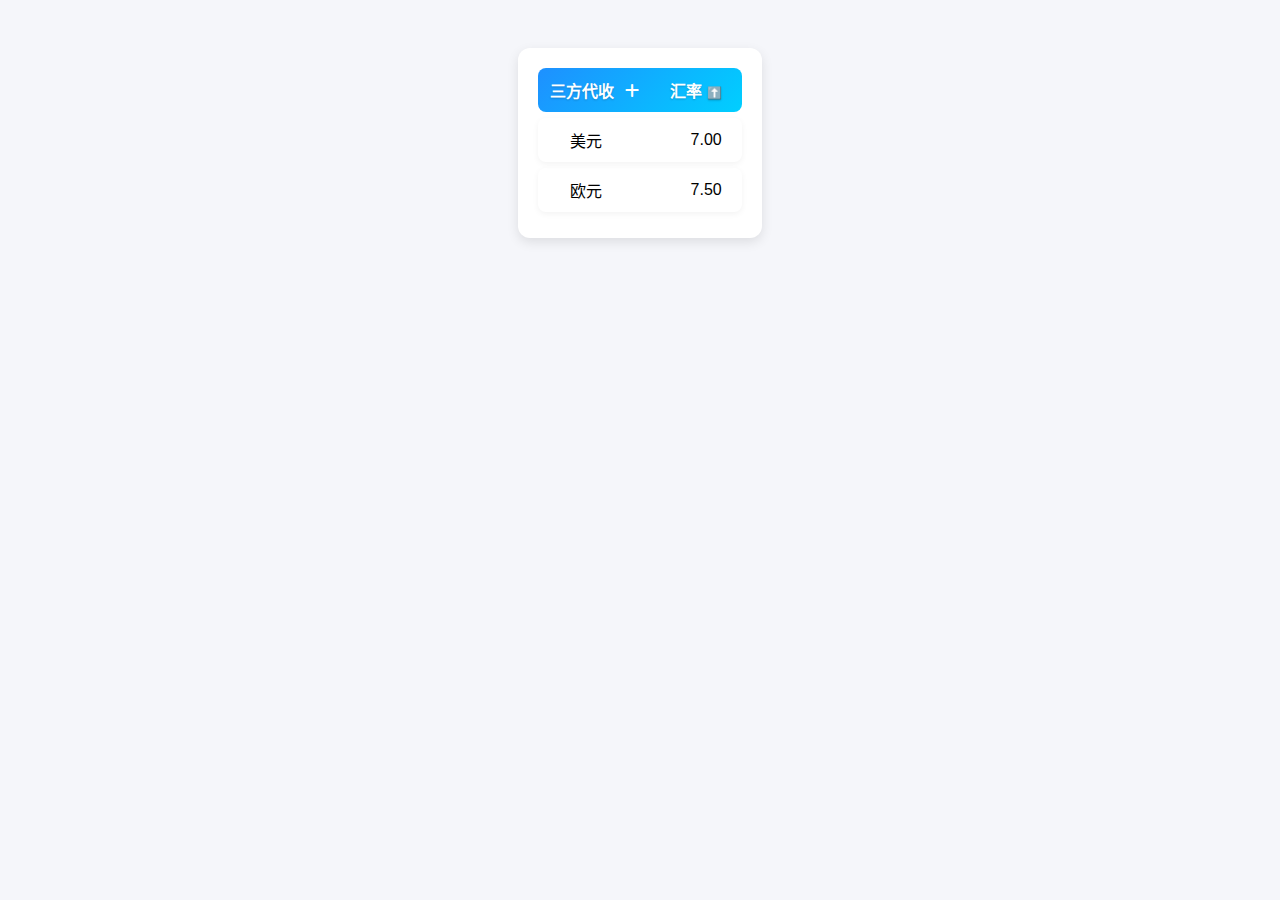
<file: exchange.html>
<!DOCTYPE html>
<html lang="zh-CN">
  <head>
    <meta charset="UTF-8" />
    <title>汇率表</title>
	  <link
      rel="icon"
      href="https://raw.githubusercontent.com/mubai16888/mb/main/mb.ico"
      type="image/x-icon"
    />
    <link
      rel="icon"
      href="https://raw.githubusercontent.com/mubai16888/mb/main/mb.png"
      type="image/png"
      sizes="192x192"
    />
    <link
      rel="stylesheet"
      href="https://cdnjs.cloudflare.com/ajax/libs/font-awesome/6.5.2/css/all.min.css"
    />
    <style>
      body {
        font-family: "Segoe UI", Tahoma, Geneva, Verdana, sans-serif;
        background: #f5f6fa;
        display: flex;
        justify-content: center;
        padding: 40px 0;
      }
      .table-container {
        background: #fff;
        padding: 20px;
        border-radius: 12px;
        box-shadow: 0 4px 12px rgba(0, 0, 0, 0.1);
        display: inline-block;
        position: relative;
        height: auto;
        max-height: 80vh;
        overflow: auto;
        scrollbar-width: none;
      }
      .table-container::-webkit-scrollbar {
        display: none;
      }
      table {
        border-collapse: separate;
        border-spacing: 0;
        table-layout: auto;
        text-align: center;
        font-size: 16px;
        font-weight: 450;
        width: 100%;
      }
      thead tr {
        background: linear-gradient(135deg, #1e90ff, #00cfff);
        border-radius: 8px;
        display: table;
        width: 100%;
        box-sizing: border-box;
      }
      thead th {
        position: sticky;
        top: 0;
        z-index: 2;
        color: #fff;
        text-shadow: 0 1px 2px rgba(0, 0, 0, 0.2);
        border: none;
        padding: 10px 12px;
      }
      th,
      td {
        padding: 10px 12px;
        vertical-align: middle;
        position: relative;
        transition: all 0.25s ease;
      }
      th.sortable {
        cursor: pointer;
        position: relative;
        user-select: none;
      }
      th.sortable::after {
        content: "↕";
        font-size: 12px;
        margin-left: 5px;
        color: #fff;
        opacity: 0.8;
        transition: all 0.3s ease;
      }
      th.sortable.asc::after {
        content: "⬆️";
        opacity: 1;
      }
      th.sortable.desc::after {
        content: "⬇️";
        opacity: 1;
      }
      tbody tr {
        position: relative;
        border-radius: 8px;
        margin: 6px 0;
        display: table;
        width: 100%;
        box-sizing: border-box;
        transition: transform 0.25s ease, box-shadow 0.25s ease,
          filter 0.25s ease;
        box-shadow: 0 2px 6px rgba(0, 0, 0, 0.05);
        overflow: hidden;
        background: transparent;
      }
      tbody tr::before {
        content: "";
        position: absolute;
        top: 0;
        left: 0;
        width: 100%;
        height: 100%;
        z-index: 0;
        transition: all 0.25s ease;
        border-radius: 8px;
        pointer-events: none;
        background: var(--gradient-bg, transparent);
      }
      tbody tr:hover {
        transform: scale(1.03);
        cursor: pointer;
      }
      tbody tr td {
        position: relative;
        z-index: 1;
      }
      td.editable {
        cursor: default;
      }
      td.editable.editing {
        cursor: text !important;
      }
      td input[type="text"] {
        width: 100px;
        padding: 4px 6px;
        font-size: 14px;
        border: 1px solid #1e90ff;
        border-radius: 6px;
        outline: none;
        box-sizing: border-box;
      }

      /* 汇率列数字对齐*/
      #rateTable td:nth-child(2),
      #rateTable th:nth-child(2) {
        text-align: right;
        padding-right: 20px;
        font-variant-numeric: tabular-nums; /* 等宽数字 */
      }

      .add-row-btn {
        background: none;
        border: none;
        cursor: pointer;
        font-size: 16px;
        color: #fff;
        transition: transform 0.25s ease, color 0.25s ease;
      }
      .add-row-btn:hover {
        transform: scale(1.3);
        color: #d0e6ff;
      }
      #contextMenu {
        position: absolute;
        display: none;
        background: #fff;
        border: 1px solid #ccc;
        border-radius: 8px;
        box-shadow: 0 4px 12px rgba(0, 0, 0, 0.15);
        z-index: 1000;
        min-width: 140px;
        overflow: hidden;
      }
      #contextMenu button {
        display: flex;
        align-items: center;
        width: 100%;
        padding: 8px 12px;
        border: none;
        background: none;
        text-align: left;
        cursor: pointer;
        font-size: 14px;
        transition: background 0.2s, color 0.2s;
      }
      #contextMenu button i {
        margin-right: 8px;
      }
      #contextMenu button:hover {
        background: #f0f6ff;
        color: #1e90ff;
      }
      #colorPalette {
        position: fixed;
        display: none;
        background: #fff;
        border: 1px solid #ccc;
        border-radius: 10px;
        padding: 8px;
        box-shadow: 0 4px 12px rgba(0, 0, 0, 0.15);
        z-index: 1100;
        grid-template-columns: repeat(6, 20px);
        gap: 6px;
      }
      .color-swatch {
        width: 20px;
        height: 20px;
        border-radius: 4px;
        cursor: pointer;
        border: 1px solid #ddd;
        transition: transform 0.2s, border-color 0.2s;
      }
      .color-swatch:hover {
        transform: scale(1.25);
        border-color: #1e90ff;
      }
      .color-more {
        grid-column: span 6;
        text-align: center;
        font-size: 12px;
        padding: 4px;
        cursor: pointer;
        border: 1px solid #ddd;
        border-radius: 6px;
        background: #f9f9f9;
        transition: background 0.2s;
      }
      .color-more:hover {
        background: #f0f0f0;
        color: #1e90ff;
      }
      .modal {
        position: fixed;
        top: 0;
        left: 0;
        right: 0;
        bottom: 0;
        background: rgba(0, 0, 0, 0.4);
        display: flex;
        justify-content: center;
        align-items: center;
        z-index: 1200;
        display: none;
        opacity: 0;
        transition: opacity 0.3s ease;
      }
      .modal.show {
        opacity: 1;
      }
      .modal-content {
        background: #fff;
        padding: 20px;
        border-radius: 12px;
        box-shadow: 0 4px 12px rgba(0, 0, 0, 0.15);
        width: 280px;
        text-align: center;
        transform: translateY(-20px);
        opacity: 0;
        transition: all 0.3s ease;
      }
      .modal.show .modal-content {
        transform: translateY(0);
        opacity: 1;
      }
      .modal-content h3 {
        margin-bottom: 12px;
        font-size: 16px;
        color: #333;
        display: flex;
        align-items: center;
        justify-content: center;
        gap: 8px;
      }
      .modal-content h3 i {
        color: #1e90ff;
      }
      .modal-content input,
      .modal-content textarea {
        width: 90%;
        padding: 6px 8px;
        margin: 6px 0;
        border: 1px solid #ccc;
        border-radius: 6px;
        outline: none;
        font-size: 14px;
        box-sizing: border-box;
        transition: all 0.3s ease;
      }
      .modal-content input:focus,
      .modal-content textarea:focus {
        border-color: #1e90ff;
        box-shadow: 0 0 0 2px rgba(30, 144, 255, 0.2);
      }
      .modal-content textarea {
        resize: none;
        height: 80px;
      }
      .modal-buttons {
        margin-top: 12px;
        display: flex;
        justify-content: flex-end;
        gap: 8px;
      }
      .modal-buttons button {
        padding: 6px 12px;
        border: none;
        border-radius: 6px;
        cursor: pointer;
        font-size: 14px;
        transition: all 0.2s ease;
        display: flex;
        align-items: center;
        gap: 6px;
      }
      .btn-primary {
        background: #1e90ff;
        color: #fff;
      }
      .btn-primary:hover {
        background: #0c7cd5;
        transform: translateY(-1px);
        box-shadow: 0 2px 4px rgba(0, 0, 0, 0.1);
      }
      .btn-cancel {
        background: #f0f0f0;
      }
      .btn-cancel:hover {
        background: #e0e0e0;
        transform: translateY(-1px);
        box-shadow: 0 2px 4px rgba(0, 0, 0, 0.1);
      }
      .btn-delete {
        background: #ff4d4f;
        color: #fff;
      }
      .btn-delete:hover {
        background: #e04344;
        transform: translateY(-1px);
        box-shadow: 0 2px 4px rgba(0, 0, 0, 0.1);
      }
      #remarkTooltip {
        position: fixed;
        pointer-events: none;
        background: linear-gradient(135deg, #1890ff, #096dd9);
        color: #fff;
        padding: 8px 12px;
        border-radius: 6px;
        font-size: 14px;
        box-shadow: 0 4px 12px rgba(0, 0, 0, 0.25);
        z-index: 2000;
        opacity: 0;
        transition: opacity 0.2s;
        max-width: 300px;
        white-space: normal;
        word-wrap: break-word;
      }

      /* 让汇率列数字对齐*/
      #rateTable td:nth-child(2),
      #rateTable th:nth-child(2) {
        text-align: right;
        padding-right: 20px;
        font-variant-numeric: tabular-nums; /* 等宽数字，保证对齐更漂亮 */
      }

      /* 美化输入框容器 */
      .input-group {
        position: relative;
        margin: 10px 0;
        display: flex;
        align-items: center;
      }
      .input-group i {
        position: absolute;
        left: 10px;
        color: #1e90ff;
        z-index: 1;
      }
      .input-group input {
        width: 100%;
        padding-left: 32px;
      }
      .input-group textarea {
        width: 100%;
        padding-left: 32px;
      }
    </style>
  </head>
  <body>
    <div class="table-container">
      <table id="rateTable">
        <thead>
          <tr>
            <th>
              三方代收
              <button class="add-row-btn" onclick="addRowModal()" title="新增">
                <i class="fas fa-plus"></i>
              </button>
            </th>
            <th class="sortable" onclick="sortTable()">汇率</th>
          </tr>
        </thead>
        <tbody></tbody>
      </table>

      <div id="contextMenu">
        <button onclick="contextChangeColor()">
          <i class="fas fa-palette"></i> 赋色
        </button>
        <button onclick="contextRemark()">
          <i class="fas fa-sticky-note"></i> 备注
        </button>
        <button onclick="contextDeleteRow()">
          <i class="fas fa-trash"></i> 删除行
        </button>
      </div>

      <div id="colorPalette"></div>

      <div id="addModal" class="modal">
        <div class="modal-content">
          <h3><i class="fas fa-plus-circle"></i> 新增币种</h3>
          <div class="input-group">
            <i class="fas fa-font"></i>
            <input type="text" id="currencyName" placeholder="请输入名称" />
          </div>
          <div class="input-group">
            <i class="fas fa-exchange-alt"></i>
            <input type="text" id="currencyRate" placeholder="请输入汇率" />
          </div>
          <div class="modal-buttons">
            <button class="btn-cancel" onclick="closeAddModal()">
              <i class="fas fa-times"></i> 取消
            </button>
            <button class="btn-primary" onclick="confirmAdd()">
              <i class="fas fa-check"></i> 确定
            </button>
          </div>
        </div>
      </div>

      <div id="deleteModal" class="modal">
        <div class="modal-content">
          <h3><i class="fas fa-exclamation-triangle"></i> 确认删除该行？</h3>
          <div class="modal-buttons">
            <button class="btn-cancel" onclick="closeDeleteModal()">
              <i class="fas fa-times"></i> 取消
            </button>
            <button class="btn-primary" onclick="confirmDelete()">
              <i class="fas fa-trash"></i> 删除
            </button>
          </div>
        </div>
      </div>

      <div id="remarkModal" class="modal">
        <div class="modal-content">
          <h3><i class="fas fa-sticky-note"></i> 备注</h3>
          <div class="input-group">
            <i class="fas fa-comment-alt"></i>
            <textarea id="remarkInput" placeholder="请输入备注内容"></textarea>
          </div>
          <div class="modal-buttons">
            <button class="btn-cancel" onclick="closeRemarkModal()">
              <i class="fas fa-times"></i> 取消
            </button>
            <button class="btn-primary" onclick="confirmRemark()">
              <i class="fas fa-save"></i> 保存
            </button>
            <button class="btn-delete" onclick="deleteRemark()">
              <i class="fas fa-trash"></i> 删除
            </button>
          </div>
        </div>
      </div>
    </div>

    <div id="remarkTooltip"></div>

    <script>
      let selectedRow = null;
      let lastColor = "#ffffff";
      let recentColors = [];
      let sortAsc = true; // 初始为升序

      const tableContainer = document.querySelector(".table-container");
      const contextMenu = document.getElementById("contextMenu");
      const colorPalette = document.getElementById("colorPalette");
      const remarkTooltip = document.getElementById("remarkTooltip");

      // ------------------ 数据存储 ------------------
      function saveData() {
        const tbody = document.getElementById("rateTable").tBodies[0];
        const rows = Array.from(tbody.rows);
        const data = rows.map((row) => ({
          name: row.cells[0].innerText.trim(),
          rate: row.cells[1].innerText.trim(),
          color: row.style.getPropertyValue("--gradient-bg") || "",
          remark: row.getAttribute("data-remark") || "",
        }));
        localStorage.setItem("rateTableData", JSON.stringify(data));
        localStorage.setItem("recentColors", JSON.stringify(recentColors));
      }

      function loadData() {
        const tbody = document.getElementById("rateTable").tBodies[0];
        tbody.innerHTML = "";
        const data = JSON.parse(localStorage.getItem("rateTableData") || "[]");
        recentColors = JSON.parse(localStorage.getItem("recentColors") || "[]");
        if (data.length === 0) {
          addRow("美元", "7.00");
          addRow("欧元", "7.50");
        } else {
          data.forEach((item) => {
            const row = document.createElement("tr");
            if (item.color) row.style.setProperty("--gradient-bg", item.color);
            if (item.remark) row.setAttribute("data-remark", item.remark);
            row.innerHTML = `<td class="editable" ondblclick="editCell(this)">${item.name}</td><td class="editable" ondblclick="editCell(this)">${item.rate}</td>`;
            tbody.appendChild(row);
          });
        }
        buildColorPalette();
        updateSortIcon(); // 初始化排序图标
      }

      // ------------------ 编辑单元格 ------------------
      function editCell(td) {
        const oldValue = td.innerText.trim();
        const input = document.createElement("input");
        input.type = "text";
        input.value = oldValue;
        td.innerHTML = "";
        td.appendChild(input);
        input.focus();
        input.addEventListener("keydown", function (e) {
          if (e.key === "Enter") {
            if (td.cellIndex === 1) {
              if (!isNaN(input.value) && input.value.trim() !== "")
                td.innerText = parseFloat(input.value).toFixed(2);
              else td.innerText = oldValue;
            } else td.innerText = input.value;
            saveData();
          } else if (e.key === "Escape") {
            td.innerText = oldValue;
          }
        });
        input.addEventListener("blur", function () {
          if (td.cellIndex === 1) {
            if (!isNaN(input.value) && input.value.trim() !== "")
              td.innerText = parseFloat(input.value).toFixed(2);
            else td.innerText = oldValue;
          } else td.innerText = input.value;
          saveData();
        });
      }

      // ------------------ 新增行 ------------------
      function addRowModal() {
        document.getElementById("currencyName").value = "";
        document.getElementById("currencyRate").value = "";
        const modal = document.getElementById("addModal");
        modal.style.display = "flex";
        setTimeout(() => {
          modal.classList.add("show");
          document.getElementById("currencyName").focus();
        }, 10);
      }

      function closeAddModal() {
        const modal = document.getElementById("addModal");
        modal.classList.remove("show");
        setTimeout(() => {
          modal.style.display = "none";
        }, 300);
      }

      function confirmAdd() {
        const name = document.getElementById("currencyName").value.trim();
        const rate = document.getElementById("currencyRate").value.trim();
        if (!name) {
          alert("请输入名称");
          return;
        }
        if (isNaN(rate) || rate === "") {
          alert("请输入有效汇率");
          return;
        }
        addRow(name, parseFloat(rate).toFixed(2));
        closeAddModal();
      }

      function addRow(name = "新币种", rate = "0.00") {
        const tbody = document.getElementById("rateTable").tBodies[0];
        const row = document.createElement("tr");
        row.innerHTML = `<td class="editable" ondblclick="editCell(this)">${name}</td><td class="editable" ondblclick="editCell(this)">${rate}</td>`;
        tbody.appendChild(row);
        saveData();
      }

      // ------------------ 排序 ------------------
      function sortTable() {
        const tbody = document.getElementById("rateTable").tBodies[0];
        const rows = Array.from(tbody.rows);
        rows.sort((a, b) => {
          const valA = parseFloat(a.cells[1].innerText.trim());
          const valB = parseFloat(b.cells[1].innerText.trim());
          return sortAsc ? valA - valB : valB - valA;
        });
        rows.forEach((row) => tbody.appendChild(row));
        sortAsc = !sortAsc;
        updateSortIcon(); // 更新排序图标
        saveData();
      }

      // ------------------ 更新排序图标 ------------------
      function updateSortIcon() {
        const sortableTh = document.querySelector("th.sortable");
        sortableTh.classList.remove("asc", "desc");
        if (sortAsc) {
          sortableTh.classList.add("asc");
        } else {
          sortableTh.classList.add("desc");
        }
      }

      // ------------------ 右键菜单 ------------------
      document
        .getElementById("rateTable")
        .addEventListener("contextmenu", function (e) {
          e.preventDefault();
          const tr = e.target.closest("tr");
          if (tr) {
            selectedRow = tr;
            contextMenu.style.visibility = "hidden";
            contextMenu.style.display = "block";
            const menuRect = contextMenu.getBoundingClientRect();
            const rect = tableContainer.getBoundingClientRect();
            let offsetX = e.clientX - rect.left;
            let offsetY = e.clientY - rect.top;
            const containerWidth = tableContainer.clientWidth;
            const containerHeight = tableContainer.clientHeight;
            if (offsetX + menuRect.width > containerWidth)
              offsetX = containerWidth - menuRect.width;
            if (offsetY + menuRect.height > containerHeight)
              offsetY = containerHeight - menuRect.height;
            if (offsetX < 0) offsetX = 0;
            if (offsetY < 0) offsetY = 0;
            contextMenu.style.left = offsetX + "px";
            contextMenu.style.top = offsetY + "px";
            contextMenu.style.visibility = "visible";
          } else contextMenu.style.display = "none";
        });
      document.addEventListener("click", function (e) {
        if (!contextMenu.contains(e.target)) contextMenu.style.display = "none";
      });

      // ------------------ 删除行 ------------------
      let rowToDelete = null;
      function contextDeleteRow() {
        rowToDelete = selectedRow;
        const modal = document.getElementById("deleteModal");
        modal.style.display = "flex";
        setTimeout(() => {
          modal.classList.add("show");
        }, 10);
      }

      function closeDeleteModal() {
        const modal = document.getElementById("deleteModal");
        modal.classList.remove("show");
        setTimeout(() => {
          modal.style.display = "none";
        }, 300);
      }

      function confirmDelete() {
        if (rowToDelete) rowToDelete.remove();
        rowToDelete = null;
        saveData();
        closeDeleteModal();
      }

      // ------------------ 备注 ------------------
      function contextRemark() {
        const remark = selectedRow.getAttribute("data-remark") || "";
        document.getElementById("remarkInput").value = remark;
        const modal = document.getElementById("remarkModal");
        modal.style.display = "flex";
        setTimeout(() => {
          modal.classList.add("show");
          document.getElementById("remarkInput").focus();
        }, 10);
      }

      function closeRemarkModal() {
        const modal = document.getElementById("remarkModal");
        modal.classList.remove("show");
        setTimeout(() => {
          modal.style.display = "none";
        }, 300);
      }

      function confirmRemark() {
        selectedRow.setAttribute(
          "data-remark",
          document.getElementById("remarkInput").value
        );
        saveData();
        closeRemarkModal();
      }

      function deleteRemark() {
        selectedRow.removeAttribute("data-remark");
        saveData();
        closeRemarkModal();
      }

      // ------------------ 鼠标悬停显示备注 ------------------
      tableContainer.addEventListener("mousemove", function (e) {
        const tr = e.target.closest("tr");
        if (!tr || !tr.getAttribute("data-remark")) {
          remarkTooltip.style.opacity = 0;
          return;
        }
        remarkTooltip.innerText = tr.getAttribute("data-remark");
        let x = e.clientX + 15;
        let y = e.clientY + 15;
        if (x + remarkTooltip.offsetWidth > window.innerWidth)
          x = e.clientX - remarkTooltip.offsetWidth - 15;
        if (y + remarkTooltip.offsetHeight > window.innerHeight)
          y = e.clientY - remarkTooltip.offsetHeight - 15;
        remarkTooltip.style.left = x + "px";
        remarkTooltip.style.top = y + "px";
        remarkTooltip.style.opacity = 1;
      });
      tableContainer.addEventListener("mouseleave", function () {
        remarkTooltip.style.opacity = 0;
      });

      // ------------------ 赋色功能 ------------------
      const presetColors = [
        "#ffffff",
        "#f28b82",
        "#fbbc04",
        "#fff475",
        "#ccff90",
        "#a7ffeb",
        "#cbf0f8",
        "#aecbfa",
        "#d7aefb",
        "#e6c9a8",
        "#e8eaed",
        "#000000",
      ];

      function addRecentColor(color) {
        recentColors = [color, ...recentColors.filter((c) => c !== color)];
        if (recentColors.length > 5) recentColors = recentColors.slice(0, 5);
        saveData();
      }

      function lightenColor(color, percent) {
        const num = parseInt(color.replace("#", ""), 16),
          amt = Math.round(2.55 * percent),
          R = (num >> 16) + amt,
          G = ((num >> 8) & 0x00ff) + amt,
          B = (num & 0x0000ff) + amt;
        return (
          "#" +
          (
            0x1000000 +
            (R < 255 ? (R < 1 ? 0 : R) : 255) * 0x10000 +
            (G < 255 ? (G < 1 ? 0 : G) : 255) * 0x100 +
            (B < 255 ? (B < 1 ? 0 : B) : 255)
          )
            .toString(16)
            .slice(1)
        );
      }

      function buildColorPalette() {
        colorPalette.innerHTML = "";
        if (recentColors.length > 0) {
          const recentLabel = document.createElement("div");
          recentLabel.style.gridColumn = "span 6";
          recentLabel.style.fontSize = "12px";
          recentLabel.style.marginBottom = "4px";
          recentLabel.style.color = "#555";
          recentLabel.innerText = "最近使用";
          colorPalette.appendChild(recentLabel);
          recentColors.forEach((c) => {
            const swatch = document.createElement("div");
            swatch.className = "color-swatch";
            swatch.style.backgroundColor = c;
            swatch.addEventListener("click", () => applyColor(c));
            colorPalette.appendChild(swatch);
          });
          if (recentColors.length < 6)
            for (let i = 0; i < 6 - recentColors.length; i++)
              colorPalette.appendChild(document.createElement("div"));
        }
        presetColors.forEach((c) => {
          const swatch = document.createElement("div");
          swatch.className = "color-swatch";
          swatch.style.backgroundColor = c;
          swatch.addEventListener("click", () => applyColor(c));
          colorPalette.appendChild(swatch);
        });
        const more = document.createElement("div");
        more.className = "color-more";
        more.innerText = "更多颜色...";
        more.addEventListener("click", () => {
          const colorInput = document.createElement("input");
          colorInput.type = "color";
          colorInput.value = lastColor;
          colorInput.style.display = "none";
          document.body.appendChild(colorInput);
          colorInput.click();
          colorInput.addEventListener("input", function () {
            if (selectedRow) {
              const light = lightenColor(colorInput.value, 50);
              selectedRow.style.setProperty(
                "--gradient-bg",
                `linear-gradient(to bottom, ${light}, ${colorInput.value})`
              );
              lastColor = colorInput.value;
            }
          });
          colorInput.addEventListener("change", function () {
            if (selectedRow) addRecentColor(colorInput.value);
            buildColorPalette();
            document.body.removeChild(colorInput);
            colorPalette.style.display = "none";
          });
        });
        colorPalette.appendChild(more);
      }

      function applyColor(color) {
        if (!selectedRow) return;
        const light = lightenColor(color, 50);
        selectedRow.style.setProperty(
          "--gradient-bg",
          `linear-gradient(to bottom, ${light}, ${color})`
        );
        lastColor = color;
        addRecentColor(color);
        buildColorPalette();
        colorPalette.style.display = "none";
      }

      function contextChangeColor() {
        if (!selectedRow) return;
        // 隐藏右键菜单
        contextMenu.style.display = "none";

        buildColorPalette();
        const rowRect = selectedRow.getBoundingClientRect();
        const paletteRect = colorPalette.getBoundingClientRect();
        let top = rowRect.bottom + 4;
        let left = rowRect.left;
        if (top + paletteRect.height > window.innerHeight)
          top = rowRect.top - paletteRect.height - 4;
        if (left + paletteRect.width > window.innerWidth)
          left = window.innerWidth - paletteRect.width - 4;
        if (top < 4) top = 4;
        if (left < 4) left = 4;
        colorPalette.style.top = top + "px";
        colorPalette.style.left = left + "px";
        colorPalette.style.display = "grid";
      }

      tableContainer.addEventListener("scroll", () => {
        if (!selectedRow || colorPalette.style.display !== "grid") return;
        contextChangeColor();
      });

      document.addEventListener("click", function (e) {
        if (!colorPalette.contains(e.target) && !contextMenu.contains(e.target))
          colorPalette.style.display = "none";
      });

      // ------------------ 回车键功能 ------------------
      document.addEventListener("keydown", function (e) {
        // 新增币种模态框的回车确认
        if (
          e.key === "Enter" &&
          document.getElementById("addModal").style.display === "flex"
        ) {
          confirmAdd();
        }

        // 备注模态框的回车确认
        if (
          e.key === "Enter" &&
          document.getElementById("remarkModal").style.display === "flex"
        ) {
          if (e.ctrlKey) {
            // Ctrl+Enter 换行
            return;
          } else {
            e.preventDefault();
            confirmRemark();
          }
        }
      });

      // ------------------ 初始化 ------------------
      loadData();
    </script>
  </body>
</html>
</file>
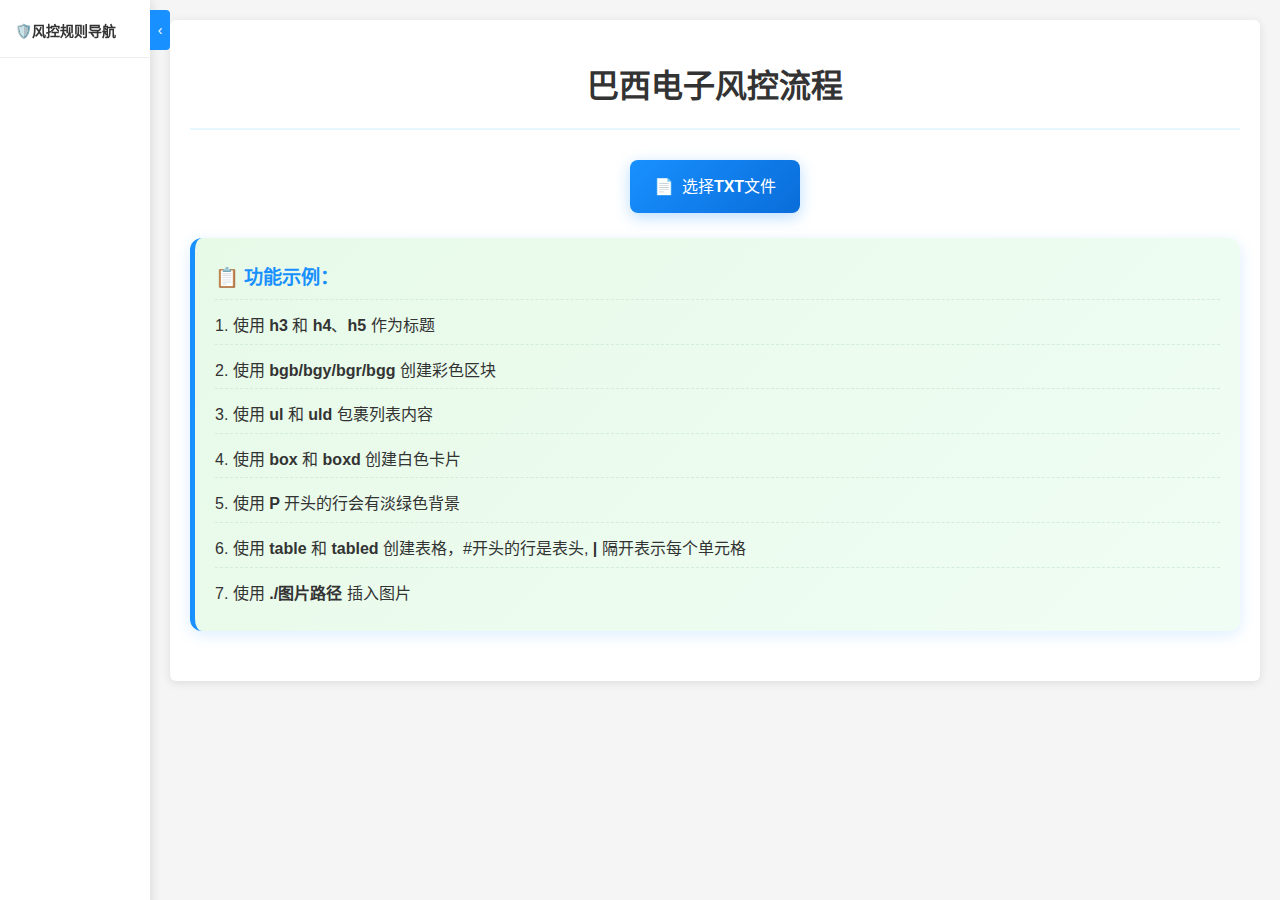
<file: Risk.html>
<!DOCTYPE html>
<html lang="zh-CN">
  <head>
    <meta charset="UTF-8" />
    <meta name="viewport" content="width=device-width, initial-scale=1.0" />
    <title>出款风控</title>
    <style>
      /* ===== CSS 变量定义 ===== */
      :root {
        --primary-color: #1890ff;
        --primary-dark: #096dd9;
        --primary-light: #e6f7ff;
        --success-color: #52c41a;
        --success-light: #f6ffed;
        --warning-color: #faad14;
        --warning-light: #fffbe6;
        --error-color: #f5222d;
        --error-light: #fff2f0;
        --border-radius: 6px;
        --box-shadow: 0 2px 10px rgba(0, 0, 0, 0.1);
        --transition: all 0.3s ease;
      }

      /* ===== 全局样式 ===== */
      body {
        font-family: "PingFang SC", "Microsoft YaHei", sans-serif;
        line-height: 1.6;
        color: #333;
        margin: 0;
        padding: 20px 20px 20px 170px; /* 左侧留出导航栏空间 150px + 20px */
        background-color: #f5f5f5;
        word-break: break-word;
        position: relative;
        transition: padding 0.3s ease;
      }

      /* 整个页面的滚动条样式 */
      body::-webkit-scrollbar {
        width: 6px;
        height: 6px;
      }

      body::-webkit-scrollbar-track {
        background: rgba(0, 0, 0, 0.05);
        border-radius: 3px;
      }

      body::-webkit-scrollbar-thumb {
        background: rgba(24, 144, 255, 0.5);
        border-radius: 3px;
        transition: all 0.3s ease;
      }

      body::-webkit-scrollbar-thumb:hover {
        background: var(--primary-color);
      }

      /* ===== 包装器样式 ===== */
      .wrapper {
        max-width: 1400px;
        margin: 0 auto;
      }

      @media (max-width: 1000px) {
        .wrapper {
          max-width: 100%;
        }
      }

      /* ===== 容器样式 ===== */
      .container {
        background-color: white;
        border-radius: var(--border-radius);
        padding: 20px;
        box-shadow: var(--box-shadow);
        overflow-x: auto;
        max-width: 100%;
      }

      /* 容器内部的滚动条样式 */
      .container::-webkit-scrollbar {
        width: 4px;
        height: 4px;
      }

      .container::-webkit-scrollbar-track {
        background: rgba(0, 0, 0, 0.03);
        border-radius: 2px;
      }

      .container::-webkit-scrollbar-thumb {
        background: rgba(24, 144, 255, 0.3);
        border-radius: 2px;
      }

      .container::-webkit-scrollbar-thumb:hover {
        background: var(--primary-color);
      }

      /* ===== 标题样式 ===== */
      h1 {
        text-align: center;
        color: #333;
        margin-bottom: 30px;
        word-break: break-word;
        padding-bottom: 15px;
        border-bottom: 2px solid var(--primary-light);
      }

      .h3-heading {
        font-size: 1.3em;
        font-weight: bold;
        color: #fff;
        margin: 25px 0 20px 0;
        position: relative;
        padding: 12px 20px;
        word-break: break-word;
        background: linear-gradient(
          135deg,
          var(--primary-color),
          var(--primary-dark)
        );
        border-radius: var(--border-radius);
        box-shadow: 0 4px 12px rgba(24, 144, 255, 0.3);
        border-left: 5px solid var(--primary-dark);
        scroll-margin-top: 30px;
      }

      .h4-heading {
        font-size: 1.1em;
        font-weight: bold;
        color: #16a085;
        margin: 15px 0 12px 0;
        position: relative;
        word-break: break-word;
        padding-left: 10px;
        border-left: 4px solid #16a085;
      }

      .h5-heading {
        font-size: 1.1em;
        font-weight: bold;
        color: var(--primary-color);
        margin: 15px 0 10px 0;
        position: relative;
        padding-left: 15px;
        word-break: break-word;
      }

      .h5-heading::before {
        content: "";
        position: absolute;
        left: 0;
        top: 50%;
        transform: translateY(-50%);
        height: 60%;
        width: 4px;
        background: linear-gradient(
          to bottom,
          var(--primary-color),
          var(--primary-dark)
        );
        border-radius: 2px;
      }

      /* ===== 内容块样式 ===== */
      .content {
        white-space: pre-wrap;
        margin-bottom: 0;
        line-height: 1.6;
        word-break: break-word;
      }

      .block-line {
        white-space: pre-wrap;
        margin: 0 0 0.8em 0;
        word-break: break-word;
        line-height: 1.7;
      }

      .empty-line {
        height: 1.6em;
        display: block;
        content: " ";
      }

      .p-line {
        background: linear-gradient(135deg, #e8f5e9, #f1f8e9);
        padding: 10px 15px;
        border-radius: 6px;
        margin: 8px 0;
        white-space: pre-wrap;
        word-break: break-word;
        border-left: 4px solid #4caf50;
        box-shadow: 0 2px 6px rgba(76, 175, 80, 0.1);
      }

      #fileContent {
        width: 100%;
        overflow-x: auto;
        word-break: break-word;
      }

      /* ===== 彩色区块样式 ===== */
      .bgb-block {
        background: linear-gradient(135deg, var(--primary-light), #e6f7ff);
        padding: 18px 18px 10px 18px;
        border-radius: 8px;
        margin: 15px 0;
        border-left: 5px solid #69c0ff;
        white-space: pre-wrap;
        word-break: break-word;
        box-shadow: 0 2px 8px rgba(24, 144, 255, 0.1);
      }

      .bgy-block {
        background: linear-gradient(135deg, var(--warning-light), #fffbe6);
        padding: 15px 15px 8px 15px;
        border-radius: 8px;
        margin: 15px 0;
        border-left: 5px solid #ffe58f;
        white-space: pre-wrap;
        word-break: break-word;
        box-shadow: 0 2px 8px rgba(250, 173, 20, 0.1);
      }

      .bgr-block {
        background: linear-gradient(135deg, var(--error-light), #fff2f0);
        padding: 18px 18px 10px 18px;
        border-radius: 8px;
        margin: 15px 0;
        border-left: 5px solid #ffccc7;
        color: var(--error-color);
        white-space: pre-wrap;
        word-break: break-word;
        box-shadow: 0 2px 8px rgba(245, 34, 45, 0.1);
      }

      .bgg-block {
        background: linear-gradient(135deg, var(--success-light), #f6ffed);
        padding: 18px 18px 10px 18px;
        border-radius: 8px;
        margin: 15px 0;
        border-left: 5px solid #b7eb8f;
        white-space: pre-wrap;
        word-break: break-word;
        box-shadow: 0 2px 8px rgba(82, 196, 26, 0.1);
      }

      .box-block {
        background: white;
        padding: 20px;
        border-radius: 8px;
        margin: 15px 0;
        border: 1px solid #e8e8e8;
        box-shadow: 0 4px 12px rgba(0, 0, 0, 0.08);
        white-space: pre-wrap;
        word-break: break-word;
      }

      /* ===== 列表区块样式 ===== */
      .ul-block {
        background: linear-gradient(135deg, var(--success-light), #f6ffed);
        padding: 20px 20px 15px 15px;
        border-radius: 8px;
        margin: 15px 0;
        border-left: 5px solid #b7eb8f;
        word-break: break-word;
        box-shadow: 0 2px 8px rgba(82, 196, 26, 0.1);
      }

      .ul-block ul {
        margin: 0;
        padding-left: 20px;
        list-style-position: outside;
        word-break: break-word;
      }

      .ul-block li {
        margin-bottom: 8px;
        word-break: break-word;
        white-space: pre-wrap;
        padding-left: 5px;
        line-height: 1.6;
      }

      .ul-block li::marker {
        color: var(--success-color);
        font-weight: bold;
      }

      /* ===== 表格样式 ===== */
      .table-block {
        background-color: white;
        padding: 0;
        border-radius: 12px;
        margin: 20px 0;
        overflow-x: auto;
        box-shadow: 0 4px 20px rgba(0, 0, 0, 0.1);
      }

      .data-table {
        width: 100%;
        table-layout: fixed;
        border-collapse: separate;
        border-spacing: 0;
        font-size: 14px;
      }

      .data-table th,
      .data-table td {
        border: 1px solid #e8e8e8;
        padding: 14px 16px;
        text-align: left;
        word-wrap: break-word;
        transition: background-color 0.2s ease;
      }

      .data-table th {
        background: linear-gradient(
          135deg,
          var(--primary-color),
          var(--primary-dark)
        );
        color: white;
        font-weight: bold;
        text-align: center;
        position: sticky;
        top: 0;
        font-size: 15px;
        padding: 16px;
      }

      .data-table tr:nth-child(even) {
        background-color: #fafafa;
      }

      .data-table tr:nth-child(odd) {
        background-color: white;
      }

      .data-table tr:hover {
        background-color: #f0f7ff;
      }

      .data-table tr:hover td {
        background-color: transparent;
      }

      .data-table {
        border-radius: 12px;
        overflow: hidden;
      }

      .data-table tr td:first-child {
        font-weight: 600;
        background-color: #f8f9fa;
      }

      .data-table tr:hover td:first-child {
        background-color: #e3f2fd;
      }

      /* ===== 文件输入样式 ===== */
      .file-input {
        margin-bottom: 25px;
        text-align: center;
      }

      .file-input label {
        display: inline-flex;
        align-items: center;
        justify-content: center;
        background: linear-gradient(
          135deg,
          var(--primary-color),
          var(--primary-dark)
        );
        color: white;
        padding: 14px 24px;
        border-radius: 8px;
        cursor: pointer;
        font-size: 16px;
        font-weight: 550;
        transition: all 0.3s ease;
        box-shadow: 0 4px 15px rgba(24, 144, 255, 0.3);
        gap: 8px;
      }

      .file-input label:hover {
        transform: translateY(-2px);
        box-shadow: 0 6px 20px rgba(24, 144, 255, 0.4);
      }

      .file-input label:active {
        transform: translateY(0);
      }

      .file-input input[type="file"] {
        display: none;
      }

      /* ===== 图片样式 ===== */
      .image-row {
        display: flex;
        flex-wrap: wrap;
        gap: 15px;
        width: 100%;
        margin: 15px 0;
        justify-content: flex-start;
      }

      .image-container {
        flex: 0 0 calc(25% - 15px);
        min-width: 160px;
        box-sizing: border-box;
        transition: transform 0.3s ease;
      }

      .image-container:hover {
        transform: translateY(-5px);
      }

      .thumbnail {
        width: 100%;
        max-height: 220px;
        height: auto;
        cursor: pointer;
        border-radius: 8px;
        transition: all 0.3s ease;
        object-fit: cover;
        box-shadow: 0 4px 15px rgba(0, 0, 0, 0.1);
        border: 1px solid #f0f0f0;
      }

      .thumbnail:hover {
        transform: scale(1.05);
        box-shadow: 0 8px 25px rgba(0, 0, 0, 0.15);
      }

      .thumbnail.loading {
        opacity: 0.7;
        filter: blur(2px);
      }

      /* 区块内的图片行样式 */
      .box-block .image-row,
      .bgb-block .image-row,
      .bgy-block .image-row,
      .bgr-block .image-row,
      .bgg-block .image-row,
      .ul-block .image-row {
        margin-left: 0;
        margin-right: 0;
      }

      .box-block .image-row {
        margin-left: 0;
        margin-right: 0;
        width: calc(100% + 15px);
      }

      /* ===== 图片查看器模态框样式 ===== */
      .modal {
        display: none;
        position: fixed;
        z-index: 1000;
        left: 0;
        top: 0;
        width: 100%;
        height: 100%;
        background-color: rgba(0, 0, 0, 0.95);
        overflow: auto;
      }

      /* 模态框滚动条样式 */
      .modal::-webkit-scrollbar {
        width: 3px;
        height: 3px;
      }

      .modal::-webkit-scrollbar-track {
        background: rgba(255, 255, 255, 0.1);
        border-radius: 1.5px;
      }

      .modal::-webkit-scrollbar-thumb {
        background: rgba(255, 255, 255, 0.4);
        border-radius: 1.5px;
      }

      .modal::-webkit-scrollbar-thumb:hover {
        background: rgba(255, 255, 255, 0.7);
      }

      .modal-content {
        max-width: 90%;
        max-height: 90%;
        position: absolute;
        top: 50%;
        left: 50%;
        transform: translate(-50%, -50%) scale(1);
        transform-origin: center center;
        transition: transform 0.3s ease;
        cursor: zoom-in;
        border-radius: 8px;
        box-shadow: 0 20px 60px rgba(0, 0, 0, 0.3);
      }

      .modal-content.draggable {
        cursor: grab;
      }

      .modal-content.dragging {
        cursor: grabbing;
      }

      .close {
        position: absolute;
        top: 20px;
        right: 30px;
        color: #f1f1f1;
        font-size: 45px;
        font-weight: bold;
        cursor: pointer;
        transition: var(--transition);
        z-index: 1001;
        width: 50px;
        height: 50px;
        display: flex;
        align-items: center;
        justify-content: center;
        background: rgba(0, 0, 0, 0.5);
        border-radius: 50%;
        backdrop-filter: blur(10px);
      }

      .close:hover {
        color: #fff;
        background: rgba(255, 255, 255, 0.2);
        transform: scale(1.1);
      }

      .prev,
      .next {
        cursor: pointer;
        position: absolute;
        top: 50%;
        width: 15px;
        height: 15px;
        padding: 16px;
        margin-top: -30px;
        color: white;
        font-weight: bold;
        font-size: 24px;
        transition: var(--transition);
        user-select: none;
        z-index: 1001;
        display: flex;
        align-items: center;
        justify-content: center;
        background: rgba(0, 0, 0, 0.5);
        border-radius: 50%;
        backdrop-filter: blur(10px);
      }

      .next {
        right: 0px;
      }

      .prev {
        left: 0px;
      }

      .prev:hover,
      .next:hover {
        background: rgba(255, 255, 255, 0.2);
        transform: scale(1.1);
      }

      .image-info {
        color: #fff;
        text-align: center;
        padding: 15px 20px;
        position: absolute;
        bottom: 20px;
        left: 50%;
        transform: translateX(-50%);
        z-index: 1001;
        background: rgba(0, 0, 0, 0.7);
        border-radius: 25px;
        backdrop-filter: blur(10px);
        min-width: 120px;
        font-size: 14px;
        font-weight: 500;
      }

      /* 缩放控制按钮 */
      .zoom-controls {
        position: absolute;
        top: 20px;
        left: 50%;
        transform: translateX(-50%);
        z-index: 1001;
        display: flex;
        gap: 8px;
        background: rgba(0, 0, 0, 0.7);
        padding: 10px;
        border-radius: 25px;
        backdrop-filter: blur(10px);
      }

      .zoom-controls button {
        background: rgba(255, 255, 255, 0.2);
        color: white;
        border: none;
        border-radius: 50%;
        padding: 12px;
        cursor: pointer;
        font-size: 18px;
        transition: var(--transition);
        width: 45px;
        height: 45px;
        display: flex;
        align-items: center;
        justify-content: center;
      }

      .zoom-controls button:hover {
        background: rgba(255, 255, 255, 0.3);
        transform: scale(1.1);
      }

      /* 加载指示器 */
      .loading-indicator {
        position: absolute;
        top: 50%;
        left: 50%;
        transform: translate(-50%, -50%);
        color: white;
        font-size: 18px;
        z-index: 1002;
        background: rgba(0, 0, 0, 0.8);
        padding: 20px 30px;
        border-radius: 15px;
        backdrop-filter: blur(10px);
      }

      /* ===== 示例内容样式 ===== */
      .demo-content {
        margin-bottom: 30px;
        padding: 20px;
        background: linear-gradient(135deg, #e7fae8, #f0fdf4);
        border-radius: 12px;
        border-left: 5px solid var(--primary-color);
        box-shadow: 0 4px 15px rgba(24, 144, 255, 0.15);
      }

      .demo-title {
        font-weight: bold;
        margin-bottom: 15px;
        color: var(--primary-color);
        font-size: 1.2em;
        display: flex;
        align-items: center;
        gap: 8px;
      }

      .demo-content > div {
        margin-bottom: 8px;
        padding: 5px 0;
        border-bottom: 1px dashed #d4edda;
      }

      .demo-content > div:last-child {
        border-bottom: none;
        margin-bottom: 0;
      }

      /* ===== 左侧导航栏样式 ===== */
      .sidebar {
        position: fixed;
        left: 0;
        top: 0;
        width: 150px;
        height: 100vh;
        background-color: #fff;
        box-shadow: 2px 0 10px rgba(0, 0, 0, 0.1);
        padding: 20px 0;
        overflow-y: auto;
        z-index: 100;
        transition: transform 0.3s ease;
      }

      /* 导航栏滚动条样式 */
      .sidebar::-webkit-scrollbar {
        width: 4px;
      }

      .sidebar::-webkit-scrollbar-track {
        background: rgba(0, 0, 0, 0.05);
      }

      .sidebar::-webkit-scrollbar-thumb {
        background: rgba(24, 144, 255, 0.3);
        border-radius: 2px;
      }

      .sidebar::-webkit-scrollbar-thumb:hover {
        background: var(--primary-color);
      }

      /* 收起状态仅宽度变小，不再translateX隐藏 */
      .sidebar.collapsed {
        width: 50px;
        transition: width 0.3s ease;
      }

      .sidebar.collapsed .sidebar-title {
        display: none; /* 收起时隐藏标题 */
      }

      /* 收起时导航项只显示图标 */
      .sidebar.collapsed .nav-item-text {
        display: none;
      }

      /* 收起时调整导航项样式 */
      .sidebar.collapsed .nav-item {
        text-align: center;
        padding: 8px 0;
        display: flex;
        justify-content: center;
        align-items: center;
      }

      /* 确保图标在收起状态下正常显示 */
      .sidebar.collapsed .nav-item-icon {
        display: inline-block !important; /* 使用important确保优先级 */
        margin-right: 0;
        font-size: 18px; /* 稍微增大图标 */
      }

      .sidebar-title {
        padding: 0 15px 15px;
        font-weight: bold;
        border-bottom: 1px solid #eee;
        margin-bottom: 10px;
        font-size: 14px;
        display: flex;
        align-items: center;
        gap: 5px;
      }

      .nav-list {
        list-style: none;
        padding: 0;
        margin: 0;
      }

      .nav-item {
        padding: 8px 15px;
        cursor: pointer;
        transition: var(--transition);
        font-size: 13px;
        white-space: nowrap;
        overflow: hidden;
        text-overflow: ellipsis;
        border-left: 3px solid transparent;
      }

      .nav-item:hover {
        background-color: var(--primary-light);
        color: var(--primary-color);
        border-left-color: var(--primary-color);
      }

      .nav-item.active {
        background-color: var(--primary-color);
        color: white;
        border-left-color: var(--primary-dark);
      }

      /* 导航项里的图标 */
      .nav-item-icon {
        display: inline-block;
        width: 20px;
        text-align: center;
        margin-right: 8px;
        font-size: 16px;
        transition: all 0.3s ease;
      }

      .nav-item-icon.primary {
        color: var(--primary-color);
      }
      .nav-item-icon.success {
        color: var(--success-color);
      }
      .nav-item-icon.warning {
        color: var(--warning-color);
      }
      .nav-item-icon.error {
        color: var(--error-color);
      }
      .nav-item-icon.purple {
        color: #722ed1;
      }
      .nav-item-icon.cyan {
        color: #13c2c2;
      }
      .nav-item-icon.magenta {
        color: #eb2f96;
      }
      .nav-item-icon.orange {
        color: #fa8c16;
      }

      /* 导航栏切换按钮样式 */
      .sidebar-toggle {
        position: fixed;
        left: 150px;
        top: 10px;
        width: 20px;
        height: 40px;
        background-color: var(--primary-color);
        color: white;
        border-radius: 0 4px 4px 0;
        display: flex;
        align-items: center;
        justify-content: center;
        cursor: pointer;
        z-index: 101;
        transition: left 0.3s ease;
      }

      .sidebar-toggle span {
        font-size: 14px;
        transition: transform 0.3s ease;
        user-select: none;
      }

      .sidebar-toggle.collapsed span {
        transform: rotate(180deg);
      }

      /* 收起时调整 toggle 按钮位置 */
      .sidebar-toggle.collapsed {
        left: 50px;
      }

      /* ===== 自定义 Tooltip 样式 左侧导航悬停提示===== */
      /*
      .tooltip {
        position: absolute;
        background: rgba(0, 0, 0, 0.85);
        color: #fff;
        padding: 6px 12px;
        border-radius: 6px;
        font-size: 14px;
        white-space: nowrap;
        pointer-events: none;
        opacity: 0;
        transform: translateY(-50%) scale(0.95);
        transition: opacity 0.2s ease, transform 0.2s ease;
        z-index: 2000;
        box-shadow: 0 4px 12px rgba(0, 0, 0, 0.25);
      }

      .tooltip.show {
        opacity: 1;
        transform: translateY(-50%) scale(1);
      }
        */
      /* ===== 美化后的 Tooltip 样式 ===== */
      .tooltip {
        position: absolute;
        background: linear-gradient(135deg, #1890ff, #096dd9);
        color: #fff;
        padding: 8px 14px;
        border-radius: 8px;
        font-size: 14px;
        font-weight: 500;
        white-space: nowrap;
        pointer-events: none;
        opacity: 0;
        transform: translateY(-50%) scale(0.95);
        transition: opacity 0.3s ease, transform 0.3s ease;
        z-index: 2000;
        box-shadow: 0 6px 18px rgba(0, 0, 0, 0.25);
      }
      .tooltip.show {
        opacity: 1;
        transform: translateY(-50%) translateX(4px) scale(1);
      }
      .tooltip::after {
        content: "";
        position: absolute;
        left: -6px;
        top: 50%;
        transform: translateY(-50%);
        border-width: 6px;
        border-style: solid;
        border-color: transparent #1890ff transparent transparent;
      }

      /* 不同主题颜色 */
      .tooltip.warning {
        background: linear-gradient(135deg, #faad14, #ffc53d);
      }
      .tooltip.warning::after {
        border-color: transparent #faad14 transparent transparent;
      }

      .tooltip.success {
        background: linear-gradient(135deg, #52c41a, #73d13d);
      }
      .tooltip.success::after {
        border-color: transparent #52c41a transparent transparent;
      }

      .tooltip.error {
        background: linear-gradient(135deg, #f5222d, #ff7875);
      }
      .tooltip.error::after {
        border-color: transparent #f5222d transparent transparent;
      }

      .tooltip.info {
        background: linear-gradient(135deg, #1890ff, #40a9ff);
      }
      .tooltip.info::after {
        border-color: transparent #1890ff transparent transparent;
      }

      /* ===== 无障碍优化 ===== */
      .sr-only {
        position: absolute;
        width: 1px;
        height: 1px;
        padding: 0;
        margin: -1px;
        overflow: hidden;
        clip: rect(0, 0, 0, 0);
        white-space: nowrap;
        border-width: 0;
      }

      /* ===== 响应式设计 ===== */
      @media (max-width: 1024px) {
        .image-container {
          flex: 0 0 calc(33.333% - 15px);
        }
      }

      @media (max-width: 768px) {
        body {
          padding: 15px;
        }

        .sidebar {
          transform: translateX(-150px);
        }

        .sidebar-toggle {
          left: 0;
        }

        .container {
          padding: 15px;
        }

        h1 {
          font-size: 1.8em;
          margin-bottom: 20px;
        }

        .file-input label {
          padding: 12px 20px;
          font-size: 15px;
        }

        .image-container {
          flex: 0 0 calc(50% - 15px);
        }

        .data-table {
          display: block;
          overflow-x: auto;
          white-space: nowrap;
        }

        .data-table th,
        .data-table td {
          min-width: 120px;
          padding: 12px;
        }
      }

      @media (max-width: 480px) {
        .image-container {
          flex: 0 0 100%;
        }
      }

      /* 列表项样式重置 */
      li {
        list-style: none;
        margin: 0;
        padding: 0;
      }
    </style>
  </head>
  <body>
    <!-- 左侧导航栏 -->
    <div class="sidebar" id="sidebar">
      <div class="sidebar-title">🛡️风控规则导航</div>
      <ul class="nav-list" id="navList"></ul>
    </div>

    <!-- 导航栏切换按钮 -->
    <div class="sidebar-toggle" id="sidebarToggle">
      <span>‹</span>
    </div>

    <!-- 添加包装器 -->
    <div class="wrapper">
      <div class="container">
        <h1>巴西电子风控流程</h1>

        <div class="file-input" id="fileInputContainer">
          <label for="fileInput">
            📄
            <span class="sr-only">选择TXT文件</span>
            <span aria-hidden="true">选择TXT文件</span>
          </label>
          <input
            type="file"
            id="fileInput"
            accept=".txt"
            aria-label="选择TXT文件"
          />
        </div>

        <!-- 示例内容 -->
        <div id="demoContent">
          <div class="demo-content">
            <div class="demo-title">📋 功能示例：</div>
            <div>
              1. 使用 <strong>h3</strong> 和 <strong>h4</strong>、<strong
                >h5</strong
              >
              作为标题
            </div>
            <div>2. 使用 <strong>bgb/bgy/bgr/bgg</strong> 创建彩色区块</div>
            <div>
              3. 使用 <strong>ul</strong> 和 <strong>uld</strong> 包裹列表内容
            </div>
            <div>
              4. 使用 <strong>box</strong> 和 <strong>boxd</strong> 创建白色卡片
            </div>
            <div>5. 使用 <strong>P </strong> 开头的行会有淡绿色背景</div>
            <div>
              6. 使用 <strong>table</strong> 和
              <strong>tabled</strong>
              创建表格，#开头的行是表头,<strong> | </strong>隔开表示每个单元格
            </div>
            <div>7. 使用 <strong>./图片路径</strong> 插入图片</div>
          </div>
        </div>

        <div id="fileContent"></div>
      </div>
    </div>

    <!-- 图片查看器模态框 -->
    <div
      id="imageModal"
      class="modal"
      role="dialog"
      aria-modal="true"
      aria-labelledby="imageInfo"
    >
      <span class="close" aria-label="关闭图片">&times;</span>
      <span class="prev" aria-label="上一张图片">&#10094;</span>
      <span class="next" aria-label="下一张图片">&#10095;</span>
      <div class="zoom-controls">
        <button class="zoom-in" aria-label="放大图片">+</button>
        <button class="zoom-out" aria-label="缩小图片">-</button>
        <button class="zoom-reset" aria-label="重置图片大小">↺</button>
      </div>
      <div class="loading-indicator" id="loadingIndicator">🔄 加载中...</div>
      <img class="modal-content" id="modalImage" alt="预览图片" />
      <div class="image-info" id="imageInfo"></div>
    </div>

    <script>
      // ===== 主应用程序 =====
      // 使用模块模式封装代码，避免全局污染
      (function () {
        // ===== DOM 元素缓存 =====
        const domCache = {
          fileInputContainer: document.getElementById("fileInputContainer"),
          demoContent: document.getElementById("demoContent"),
          fileContent: document.getElementById("fileContent"),
          imageModal: document.getElementById("imageModal"),
          modalImage: document.getElementById("modalImage"),
          imageInfo: document.getElementById("imageInfo"),
          loadingIndicator: document.getElementById("loadingIndicator"),
          zoomInBtn: document.querySelector(".zoom-in"),
          zoomOutBtn: document.querySelector(".zoom-out"),
          zoomResetBtn: document.querySelector(".zoom-reset"),
          closeBtn: document.querySelector(".close"),
          prevBtn: document.querySelector(".prev"),
          nextBtn: document.querySelector(".next"),
          navList: document.getElementById("navList"),
          sidebar: document.getElementById("sidebar"),
          sidebarToggle: document.getElementById("sidebarToggle"),
          fileInput: document.getElementById("fileInput"),
        };

        // ===== 全局状态管理 =====
        const state = {
          allImages: [],
          currentImageIndex: 0,
          currentImageRow: null,
          currentScale: 1,
          isDragging: false,
          translateX: 0,
          translateY: 0,
          lastClickTime: 0,
          startX: 0,
          startY: 0,
          preloadIndex: -1,
          h3Headings: [], // 存储所有h3标题
          lastActiveIndex: -1, // 记录上次激活的导航项索引
          sidebarCollapsed: false, // 侧边栏状态
        };

        // ===== 初始化函数 =====
        function init() {
          setupEventListeners();
          showDemoContent();
          setupScrollSpy();
        }

        // ===== 事件监听器设置 =====
        function setupEventListeners() {
          domCache.fileInput.addEventListener("change", handleFileSelect);

          // 使用事件委托处理图片点击
          domCache.fileContent.addEventListener("click", function (e) {
            if (e.target.classList.contains("thumbnail")) {
              openModal(e.target.src);
            }
          });

          // 模态框相关事件
          domCache.closeBtn.addEventListener("click", closeModal);
          domCache.prevBtn.addEventListener("click", showPrevImage);
          domCache.nextBtn.addEventListener("click", showNextImage);
          domCache.zoomInBtn.addEventListener("click", handleZoomIn);
          domCache.zoomOutBtn.addEventListener("click", handleZoomOut);
          domCache.zoomResetBtn.addEventListener("click", handleZoomReset);

          // 图片拖动相关事件
          domCache.modalImage.addEventListener("mousedown", startDrag);
          document.addEventListener("mousemove", handleDrag);
          document.addEventListener("mouseup", endDrag);

          // 新增滚轮缩放事件监听
          domCache.modalImage.addEventListener("wheel", handleWheelZoom, {
            passive: false,
          });

          // 新增点击放大/缩小功能
          domCache.modalImage.addEventListener("click", function (e) {
            // 只有当没有拖动操作时才处理点击
            if (!state.isDragging) {
              e.stopPropagation();
              const now = Date.now();

              // 双击处理
              if (now - state.lastClickTime < 300) {
                if (state.currentScale === 1) {
                  zoomImage(2);
                } else {
                  resetImageZoom();
                }
              }
              state.lastClickTime = now;
            }
            // 重置拖动状态
            state.isDragging = false;
            domCache.modalImage.classList.remove("dragging");
          });

          // 键盘导航
          document.addEventListener("keydown", handleKeyDown);

          // 点击模态框背景关闭
          domCache.imageModal.addEventListener("click", function (e) {
            if (e.target === domCache.imageModal) {
              closeModal();
            }
          });

          // 新增：侧边栏切换事件
          domCache.sidebarToggle.addEventListener("click", toggleSidebar);
        }

        // ===== 侧边栏功能 =====
        function toggleSidebar() {
          state.sidebarCollapsed = !state.sidebarCollapsed;

          if (state.sidebarCollapsed) {
            domCache.sidebar.classList.add("collapsed");
            domCache.sidebarToggle.classList.add("collapsed");
            document.body.style.paddingLeft = "70px";
          } else {
            domCache.sidebar.classList.remove("collapsed");
            domCache.sidebarToggle.classList.remove("collapsed");
            document.body.style.paddingLeft = "170px";
          }
        }

        // ===== 滚动监听功能 =====
        function setupScrollSpy() {
          window.addEventListener("scroll", function () {
            if (state.h3Headings.length === 0) return;

            const scrollPosition = window.scrollY;
            const windowHeight = window.innerHeight;
            const triggerPosition = windowHeight * 0.3; // 30%位置触发

            // 找到当前应该激活的h3标题
            let activeIndex = -1;

            for (let i = 0; i < state.h3Headings.length; i++) {
              const heading = document.getElementById(state.h3Headings[i].id);
              if (heading) {
                const rect = heading.getBoundingClientRect();
                if (rect.top <= triggerPosition) {
                  activeIndex = i;
                } else {
                  break;
                }
              }
            }

            // 如果找到了新的激活项且与上次不同，则更新
            if (activeIndex !== -1 && activeIndex !== state.lastActiveIndex) {
              state.lastActiveIndex = activeIndex;
              updateActiveNavItem(activeIndex);
            }
          });
        }

        // 更新激活的导航项
        function updateActiveNavItem(index) {
          const navItems = document.querySelectorAll(".nav-item");
          navItems.forEach((item, i) => {
            if (i === index) {
              item.classList.add("active");
            } else {
              item.classList.remove("active");
            }
          });
        }

        // ===== 文件处理功能 =====
        function handleFileSelect(e) {
          const file = e.target.files[0];
          if (!file) return;

          domCache.fileInputContainer.style.display = "none";
          hideDemoContent();

          const reader = new FileReader();

          reader.onload = function (e) {
            const content = e.target.result;
            displayContent(content);
          };

          reader.onerror = function () {
            alert("文件读取失败，请重试");
            resetUI();
          };

          reader.readAsText(file, "UTF-8");
        }

        // 重置UI状态
        function resetUI() {
          domCache.fileInputContainer.style.display = "block";
          showDemoContent();
          domCache.fileContent.innerHTML = "";
          state.allImages = [];
          state.currentImageRow = null;
          state.h3Headings = [];
          state.lastActiveIndex = -1;
          domCache.navList.innerHTML = "";
        }

        // 显示示例内容
        function showDemoContent() {
          domCache.demoContent.style.display = "block";
        }

        // 隐藏示例内容
        function hideDemoContent() {
          domCache.demoContent.style.display = "none";
        }

        // ===== 内容显示功能 =====
        function displayContent(content) {
          domCache.fileContent.innerHTML = "";
          state.allImages = []; // 清空图片数组
          state.currentImageRow = null; // 重置当前图片行
          state.h3Headings = []; // 清空h3标题数组
          state.lastActiveIndex = -1; // 重置最后激活的导航项索引

          const lines = content.split("\n");
          let i = 0;

          while (i < lines.length) {
            const line = lines[i];
            const trimmedLine = line.trim();

            // 处理块
            if (
              ["bgb", "bgy", "bgr", "bgg", "box", "ul", "table"].includes(
                trimmedLine
              )
            ) {
              const blockType = trimmedLine;
              let blockLines = [];
              i++;
              while (i < lines.length && lines[i].trim() !== blockType + "d") {
                blockLines.push(lines[i]);
                i++;
              }

              if (blockLines.length > 0) {
                const block =
                  blockType === "ul"
                    ? processListContent(blockLines)
                    : blockType === "table"
                    ? createTable(blockLines)
                    : processBlock(blockLines, blockType);
                domCache.fileContent.appendChild(block);
              }
              i++;
              continue;
            }

            // 处理普通内容
            if (trimmedLine.startsWith("h3")) {
              domCache.fileContent.appendChild(createHeading(line, true));
            } else if (
              trimmedLine.startsWith("h4") ||
              trimmedLine.startsWith("h5")
            ) {
              domCache.fileContent.appendChild(createHeading(line, false));
            } else {
              domCache.fileContent.appendChild(createLine(line));
            }

            i++;
          }
        }

        // ===== 标题创建功能 =====
        function createHeading(line, isH3) {
          const heading = document.createElement("div");
          if (isH3) {
            heading.className = "h3-heading";
            const id = "section-" + state.h3Headings.length;
            heading.id = id;

            const headingText = line.substring(2).trim();
            const icon = getIconForSection(headingText);

            // 存储h3标题信息
            state.h3Headings.push({
              id: id,
              text: headingText,
              icon: icon,
            });

            // 更新导航栏
            updateNavigation();
          } else if (line.startsWith("h4")) {
            heading.className = "h4-heading";
          } else if (line.startsWith("h5")) {
            heading.className = "h5-heading";
          }
          heading.textContent = line.substring(2).trim();
          return heading;
        }

        // ===== 导航栏功能 =====
        function updateNavigation() {
          domCache.navList.innerHTML = "";
          const iconStyles = [
            "primary",
            "success circle",
            "warning pulse",
            "error square",
            "purple spin",
            "cyan bounce",
            "magenta",
            "orange tada",
          ];

          const icons = [
            "❓",
            "⭐️",
            "👀",
            "🤔",
            "🔒",
            "🪥",
            "🤑",
            "⏰",
            "📅",
            "✏️",
            "🧠",
            "📝",
            "🎮",
            "📦",
          ];

          state.h3Headings.forEach((heading, index) => {
            const li = document.createElement("li");
            li.className = "nav-item";
            li.dataset.id = heading.id;

            // 图标 - 循环使用不同的样式
            const icon = document.createElement("span");
            const iconStyle = iconStyles[index % iconStyles.length];
            icon.className = `nav-item-icon ${iconStyle}`;
            icon.textContent = icons[index % icons.length];

            // 给图标添加title属性，显示当前标题
            icon.setAttribute("data-tooltip", heading.text);

            // 文本
            const text = document.createElement("span");
            text.className = "nav-item-text";
            text.textContent = heading.text;

            li.appendChild(icon);
            li.appendChild(text);

            li.addEventListener("click", function (e) {
              e.preventDefault();
              scrollToSection(heading.id);
              state.lastActiveIndex = index;
              updateActiveNavItem(index);
            });
            domCache.navList.appendChild(li);
          });

          if (state.h3Headings.length > 0) {
            state.lastActiveIndex = 0;
            updateActiveNavItem(0);
          }
        }

        // 添加一个函数来获取适合的图标
        function getIconForSection(sectionName) {
          const iconMap = {
            规则: "📋",
            审核: "✅",
            警告: "⚠️",
            拒绝: "❌",
            审查: "🔍",
            统计: "📊",
            时间: "⏰",
            特殊: "⭐",
            风险: "🛡️",
            用户: "👤",
            支付: "💳",
            交易: "💰",
            系统: "⚙️",
            日志: "📝",
            设置: "🔧",
            帮助: "❓",
          };

          for (const [key, icon] of Object.entries(iconMap)) {
            if (sectionName.includes(key)) {
              return icon;
            }
          }

          // 默认图标
          return "📄";
        }

        // 滚动到指定章节
        function scrollToSection(id) {
          const element = document.getElementById(id);
          if (element) {
            // 计算正确的偏移量（导航栏高度 + 额外间距）
            const navHeight =
              document.querySelector(".sidebar").offsetHeight || 0;
            const offset = 25; // 你想要的30px间距
            const targetPosition = element.offsetTop - offset;
            const startPosition = window.pageYOffset;
            const distance = targetPosition - startPosition;
            const duration = 500;
            let startTime = null;

            function animation(currentTime) {
              if (startTime === null) startTime = currentTime;
              const timeElapsed = currentTime - startTime;
              const run = easeInOutQuad(
                timeElapsed,
                startPosition,
                distance,
                duration
              );
              window.scrollTo(0, run);
              if (timeElapsed < duration) requestAnimationFrame(animation);
            }

            function easeInOutQuad(t, b, c, d) {
              t /= d / 2;
              if (t < 1) return (c / 2) * t * t + b;
              t--;
              return (-c / 2) * (t * (t - 2) - 1) + b;
            }

            requestAnimationFrame(animation);
          }
        }

        // ===== 内容行创建功能 =====
        function createLine(line, parentElement = null) {
          // 检查是否是图片路径
          if (line.trim().startsWith("./")) {
            return createImageElement(line.trim(), parentElement);
          }

          // 如果没有指定父元素，重置currentImageRow
          if (!parentElement) {
            state.currentImageRow = null;
          }

          const div = document.createElement("div");
          if (line === "") {
            div.className = "empty-line";
            div.innerHTML = "&nbsp;";
          } else if (line.startsWith("P ")) {
            div.className = "p-line";
            div.textContent = line.substring(2);
          } else {
            div.className = "block-line";
            div.textContent = line;
          }
          return div;
        }

        // ===== 图片处理功能 =====
        function createImageElement(imagePath, parentElement = null) {
          // 添加到全局图片数组
          const index = state.allImages.length;
          state.allImages.push(imagePath);

          // 创建图片容器
          const imageContainer = document.createElement("div");
          imageContainer.className = "image-container";

          // 创建图片元素
          const img = document.createElement("img");
          img.src = imagePath;
          img.className = "thumbnail loading";
          img.alt = "内容图片";
          img.dataset.index = index;

          // 图片加载处理
          img.onload = function () {
            img.classList.remove("loading");
          };
          img.onerror = function () {
            img.alt = "图片加载失败";
            img.classList.remove("loading");
          };

          imageContainer.appendChild(img);

          // 关键修改：统一处理图片行创建
          const targetParent = parentElement || domCache.fileContent;

          // 查找最近的图片行（检查最后3个子元素）
          let imageRow = null;
          const children = targetParent.children;
          for (
            let i = children.length - 1;
            i >= Math.max(0, children.length - 3);
            i--
          ) {
            if (children[i].classList.contains("image-row")) {
              imageRow = children[i];
              break;
            }
          }

          // 如果没有找到图片行或当前行已满（4张图片），创建新行
          if (
            !imageRow ||
            imageRow.querySelectorAll(".image-container").length >= 4
          ) {
            imageRow = document.createElement("div");
            imageRow.className = "image-row";
            targetParent.appendChild(imageRow);
          }

          // 将图片容器添加到行中
          imageRow.appendChild(imageContainer);

          return document.createElement("div"); // 返回空div占位
        }

        // ===== 表格处理功能 =====
        function createTable(tableLines) {
          const tableDiv = document.createElement("div");
          tableDiv.className = "table-block";

          const table = document.createElement("table");
          table.className = "data-table";

          // 首先确定表格的最大列数
          let maxColumns = 0;
          tableLines.forEach((line) => {
            const normalizedLine = line.replace(/[、·]/g, "|");
            const cells = normalizedLine.split("|").map((cell) => cell.trim());
            if (cells.length > maxColumns) {
              maxColumns = cells.length;
            }
          });

          // 处理每一行
          tableLines.forEach((line, rowIndex) => {
            const row = document.createElement("tr");

            // 统一替换所有分隔符为|，然后分割
            const normalizedLine = line.replace(/[、·]/g, "|");
            let cells = normalizedLine.split("|").map((cell) => cell.trim());

            // 填充缺失的单元格
            while (cells.length < maxColumns) {
              cells.push(""); // 添加空单元格
            }

            // 如果是表头行(以#开头)
            if (line.trim().startsWith("#")) {
              cells[0] = cells[0].substring(1); // 去掉#号

              cells.forEach((cellText) => {
                const th = document.createElement("th");
                th.textContent = cellText || " "; // 空单元格显示空格
                th.setAttribute("scope", "col");
                row.appendChild(th);
              });
            } else {
              cells.forEach((cellText, cellIndex) => {
                const td = document.createElement("td");
                td.textContent = cellText || " "; // 空单元格显示空格
                if (cellIndex === 0) {
                  td.classList.add("first-column");
                }
                row.appendChild(td);
              });
            }

            table.appendChild(row);
          });

          tableDiv.appendChild(table);
          return tableDiv;
        }

        // ===== 块内容处理功能 =====
        function processBlock(lines, blockType) {
          const block = document.createElement("div");
          block.className = blockType + "-block";

          let i = 0;
          while (i < lines.length) {
            const line = lines[i];
            const trimmedLine = line.trim();

            // 处理嵌套块
            if (
              ["bgb", "bgy", "bgr", "bgg", "box", "ul", "table"].includes(
                trimmedLine
              )
            ) {
              const nestedBlockType = trimmedLine;
              let blockLines = [];
              i++;
              while (
                i < lines.length &&
                lines[i].trim() !== nestedBlockType + "d"
              ) {
                blockLines.push(lines[i]);
                i++;
              }

              if (blockLines.length > 0) {
                const nestedBlock =
                  nestedBlockType === "ul"
                    ? processListContent(blockLines)
                    : nestedBlockType === "table"
                    ? createTable(blockLines)
                    : processBlock(blockLines, nestedBlockType);
                block.appendChild(nestedBlock);
              }
              i++;
              continue;
            }

            // 处理标题
            if (trimmedLine.startsWith("h3")) {
              block.appendChild(createHeading(line, true));
              i++;
            } else if (
              trimmedLine.startsWith("h4") ||
              trimmedLine.startsWith("h5")
            ) {
              block.appendChild(createHeading(line, false));
              i++;
            }
            // 处理普通内容（包括空行和图片）
            else {
              const lineDiv = createLine(line, block);
              block.appendChild(lineDiv);
              i++;
            }
          }

          return block;
        }

        // ===== 列表内容处理功能 =====
        function processListContent(lines) {
          const listContainer = document.createElement("div");
          listContainer.className = "ul-block";
          const ul = document.createElement("ul");

          let i = 0;
          while (i < lines.length) {
            const line = lines[i];
            const trimmedLine = line.trim();

            // 处理嵌套块
            if (
              ["bgb", "bgy", "bgr", "bgg", "box", "ul", "table"].includes(
                trimmedLine
              )
            ) {
              const blockType = trimmedLine;
              let blockLines = [];
              i++;
              while (i < lines.length && lines[i].trim() !== blockType + "d") {
                blockLines.push(lines[i]);
                i++;
              }

              if (blockLines.length > 0) {
                const block =
                  blockType === "table"
                    ? createTable(blockLines)
                    : blockType === "ul"
                    ? processListContent(blockLines)
                    : processBlock(blockLines, blockType);
                const li = document.createElement("li");
                li.appendChild(block);
                ul.appendChild(li);
              }
              i++;
              continue;
            }

            // 处理标题
            if (trimmedLine.startsWith("h3")) {
              const li = document.createElement("li");
              li.appendChild(createHeading(line, true));
              ul.appendChild(li);
              i++;
            } else if (
              trimmedLine.startsWith("h4") ||
              trimmedLine.startsWith("h5")
            ) {
              const li = document.createElement("li");
              li.appendChild(createHeading(line, false));
              ul.appendChild(li);
              i++;
            }
            // 处理普通内容（包括空行和图片）
            else {
              const lineDiv = createLine(line, listContainer);
              const li = document.createElement("li");
              if (lineDiv.className === "empty-line") {
                li.innerHTML = "&nbsp;";
                li.style.height = "1.6em";
                li.style.listStyleType = "none";
                li.style.marginLeft = "-20px";
              } else {
                li.appendChild(lineDiv);
              }
              ul.appendChild(li);
              i++;
            }
          }

          listContainer.appendChild(ul);
          return listContainer;
        }

        // ===== 图片查看器功能 =====
        function openModal(imgSrc) {
          domCache.loadingIndicator.style.display = "block";
          domCache.imageModal.style.display = "block";

          state.currentImageIndex = state.allImages.indexOf(imgSrc);
          state.currentScale = 1;
          state.translateX = 0;
          state.translateY = 0;

          domCache.modalImage.onload = function () {
            domCache.loadingIndicator.style.display = "none";
            updateImageInfo();
            updateImageTransform();
          };

          domCache.modalImage.onerror = function () {
            domCache.loadingIndicator.style.display = "none";
            domCache.modalImage.alt = "图片加载失败";
            updateImageInfo();
          };

          domCache.modalImage.src = imgSrc;

          // 预加载下一张图片
          preloadNextImage();
        }

        // 预加载下一张图片
        function preloadNextImage() {
          const nextIndex =
            (state.currentImageIndex + 1) % state.allImages.length;
          if (nextIndex !== state.preloadIndex) {
            state.preloadIndex = nextIndex;
            const img = new Image();
            img.src = state.allImages[nextIndex];
          }
        }

        // 关闭模态框
        function closeModal() {
          domCache.imageModal.style.display = "none";
          domCache.modalImage.className = "modal-content";
        }

        // 更新图片信息
        function updateImageInfo() {
          domCache.imageInfo.textContent = `图片 ${
            state.currentImageIndex + 1
          } / ${state.allImages.length}`;
        }

        // 显示上一张图片
        function showPrevImage() {
          if (state.allImages.length === 0) return;

          domCache.loadingIndicator.style.display = "block";
          state.currentImageIndex =
            (state.currentImageIndex - 1 + state.allImages.length) %
            state.allImages.length;
          domCache.modalImage.src = state.allImages[state.currentImageIndex];
          resetImageZoom();
          updateImageInfo();

          // 预加载上一张图片
          const prevIndex =
            (state.currentImageIndex - 1 + state.allImages.length) %
            state.allImages.length;
          const img = new Image();
          img.src = state.allImages[prevIndex];
        }

        // 显示下一张图片
        function showNextImage() {
          if (state.allImages.length === 0) return;

          domCache.loadingIndicator.style.display = "block";
          state.currentImageIndex =
            (state.currentImageIndex + 1) % state.allImages.length;
          domCache.modalImage.src = state.allImages[state.currentImageIndex];
          resetImageZoom();
          updateImageInfo();
          preloadNextImage();
        }

        // 重置图片缩放
        function resetImageZoom() {
          state.currentScale = 1;
          state.translateX = 0;
          state.translateY = 0;
          updateImageTransform();
          domCache.modalImage.className = "modal-content";
        }

        // 缩放图片
        function zoomImage(scale) {
          state.currentScale = Math.max(0.5, Math.min(scale, 3)); // 限制缩放范围
          updateImageTransform();

          // 根据当前缩放状态切换光标样式
          if (state.currentScale === 1) {
            domCache.modalImage.className = "modal-content";
          } else {
            domCache.modalImage.className = "modal-content draggable";
          }
        }

        // 更新图片变换
        function updateImageTransform() {
          domCache.modalImage.style.transform = `translate(calc(-50% + ${state.translateX}px), calc(-50% + ${state.translateY}px)) scale(${state.currentScale})`;
        }

        // 开始拖动
        function startDrag(e) {
          if (state.currentScale > 1) {
            state.isDragging = true;
            state.startX = e.clientX - state.translateX;
            state.startY = e.clientY - state.translateY;
            domCache.modalImage.classList.add("dragging");
            e.preventDefault();
          }
        }

        // 处理拖动
        function handleDrag(e) {
          if (state.isDragging) {
            state.translateX = e.clientX - state.startX;
            state.translateY = e.clientY - state.startY;
            updateImageTransform();
            e.preventDefault();
          }
        }

        // 结束拖动
        function endDrag(e) {
          if (state.isDragging) {
            state.isDragging = false;
            domCache.modalImage.classList.remove("dragging");
            e.stopPropagation();
            e.preventDefault();
          }
        }

        // 处理滚轮缩放
        function handleWheelZoom(e) {
          // 只有图片查看器打开时才处理
          if (domCache.imageModal.style.display !== "block") return;

          e.preventDefault();
          e.stopPropagation();

          // 计算缩放中心点（相对于图片）
          const rect = domCache.modalImage.getBoundingClientRect();
          const centerX = e.clientX - rect.left;
          const centerY = e.clientY - rect.top;

          // 计算当前鼠标位置在图片坐标系中的位置（考虑当前缩放和平移）
          const imgX =
            (centerX - rect.width / 2 - state.translateX) / state.currentScale;
          const imgY =
            (centerY - rect.height / 2 - state.translateY) / state.currentScale;

          // 根据滚轮方向调整缩放比例
          const delta = -e.deltaY;
          const zoomFactor = 0.1; // 缩放速度
          const newScale =
            state.currentScale * (1 + (delta > 0 ? zoomFactor : -zoomFactor));

          // 限制缩放范围
          const clampedScale = Math.max(0.5, Math.min(newScale, 3));
          if (clampedScale === state.currentScale) return;

          // 计算缩放后鼠标位置应保持不变
          const scaleChange = clampedScale / state.currentScale;
          state.translateX = centerX - rect.width / 2 - imgX * clampedScale;
          state.translateY = centerY - rect.height / 2 - imgY * clampedScale;
          state.currentScale = clampedScale;

          // 更新图片变换
          updateImageTransform();

          // 根据当前缩放状态切换光标样式
          if (state.currentScale === 1) {
            domCache.modalImage.className = "modal-content";
          } else {
            domCache.modalImage.className = "modal-content draggable";
          }
        }

        // 处理放大
        function handleZoomIn(e) {
          e.stopPropagation();
          zoomImage(state.currentScale + 0.5);
        }

        // 处理缩小
        function handleZoomOut(e) {
          e.stopPropagation();
          zoomImage(state.currentScale - 0.5);
        }

        // 处理重置缩放
        function handleZoomReset(e) {
          e.stopPropagation();
          resetImageZoom();
        }

        // ===== 键盘事件处理 =====
        function handleKeyDown(event) {
          if (domCache.imageModal.style.display === "block") {
            switch (event.key) {
              case "ArrowLeft":
                showPrevImage();
                break;
              case "ArrowRight":
                showNextImage();
                break;
              case "Escape":
                closeModal();
                break;
              case "+":
              case "=":
                handleZoomIn(event);
                break;
              case "-":
                handleZoomOut(event);
                break;
              case "0":
                handleZoomReset(event);
                break;
            }
          }
        }

        // ===== 初始化应用 =====
        init();
      })();

      // ===== 自定义 Tooltip 功能导航鼠标悬停显示 =====
      /* 旧版本
      (function () {
        let tooltipEl = null;

        function showTooltip(target) {
          const text = target.getAttribute("data-tooltip");
          if (!text) return;

          if (!tooltipEl) {
            tooltipEl = document.createElement("div");
            tooltipEl.className = "tooltip";
            document.body.appendChild(tooltipEl);
          }

          tooltipEl.textContent = text;

          // 🔑 每次都重新计算位置，避免点击跳转后错位
          const rect = target.getBoundingClientRect();
          tooltipEl.style.top =
            rect.top + rect.height / 2 + window.scrollY + "px";
          tooltipEl.style.left = rect.right + 10 + window.scrollX + "px";

          tooltipEl.classList.add("show");
        }

        function hideTooltip() {
          if (tooltipEl) {
            tooltipEl.classList.remove("show");
          }
        }

        const sidebar = document.getElementById("sidebar");

        sidebar.addEventListener("mouseover", (e) => {
          if (e.target.classList.contains("nav-item-icon")) {
            showTooltip(e.target);
          }
        });

        sidebar.addEventListener("mouseout", (e) => {
          if (e.target.classList.contains("nav-item-icon")) {
            hideTooltip();
          }
        });

        // 🔑 点击后强制隐藏，保证悬停能再次触发
        sidebar.addEventListener("click", (e) => {
          if (tooltipEl) {
            tooltipEl.classList.remove("show");
          }
        });
      })();
      */
      (function () {
        let tooltipEl = null;
        let tooltipTimer;

        function showTooltip(target) {
          const text = target.getAttribute("data-tooltip");
          if (!text) return;

          if (!tooltipEl) {
            tooltipEl = document.createElement("div");
            tooltipEl.className = "tooltip";
            document.body.appendChild(tooltipEl);
          }

          tooltipEl.textContent = text;

          // 根据图标类型加不同主题
          tooltipEl.className = "tooltip"; // reset
          if (target.classList.contains("warning")) {
            tooltipEl.classList.add("warning");
          } else if (target.classList.contains("success")) {
            tooltipEl.classList.add("success");
          } else if (target.classList.contains("error")) {
            tooltipEl.classList.add("error");
          } else {
            tooltipEl.classList.add("info");
          }

          // 动态计算位置
          const rect = target.getBoundingClientRect();
          tooltipEl.style.top =
            rect.top + rect.height / 2 + window.scrollY + "px";
          tooltipEl.style.left = rect.right + 10 + window.scrollX + "px";

          tooltipEl.classList.add("show");
        }

        function hideTooltip() {
          if (tooltipEl) tooltipEl.classList.remove("show");
        }

        const sidebar = document.getElementById("sidebar");

        sidebar.addEventListener("mouseover", (e) => {
          if (e.target.classList.contains("nav-item-icon")) {
            tooltipTimer = setTimeout(() => showTooltip(e.target), 100);
          }
        });

        sidebar.addEventListener("mouseout", (e) => {
          if (e.target.classList.contains("nav-item-icon")) {
            clearTimeout(tooltipTimer);
            hideTooltip();
          }
        });

        sidebar.addEventListener("click", () => {
          if (tooltipEl) tooltipEl.classList.remove("show");
        });
      })();
    </script>
  </body>
</html>
</file>
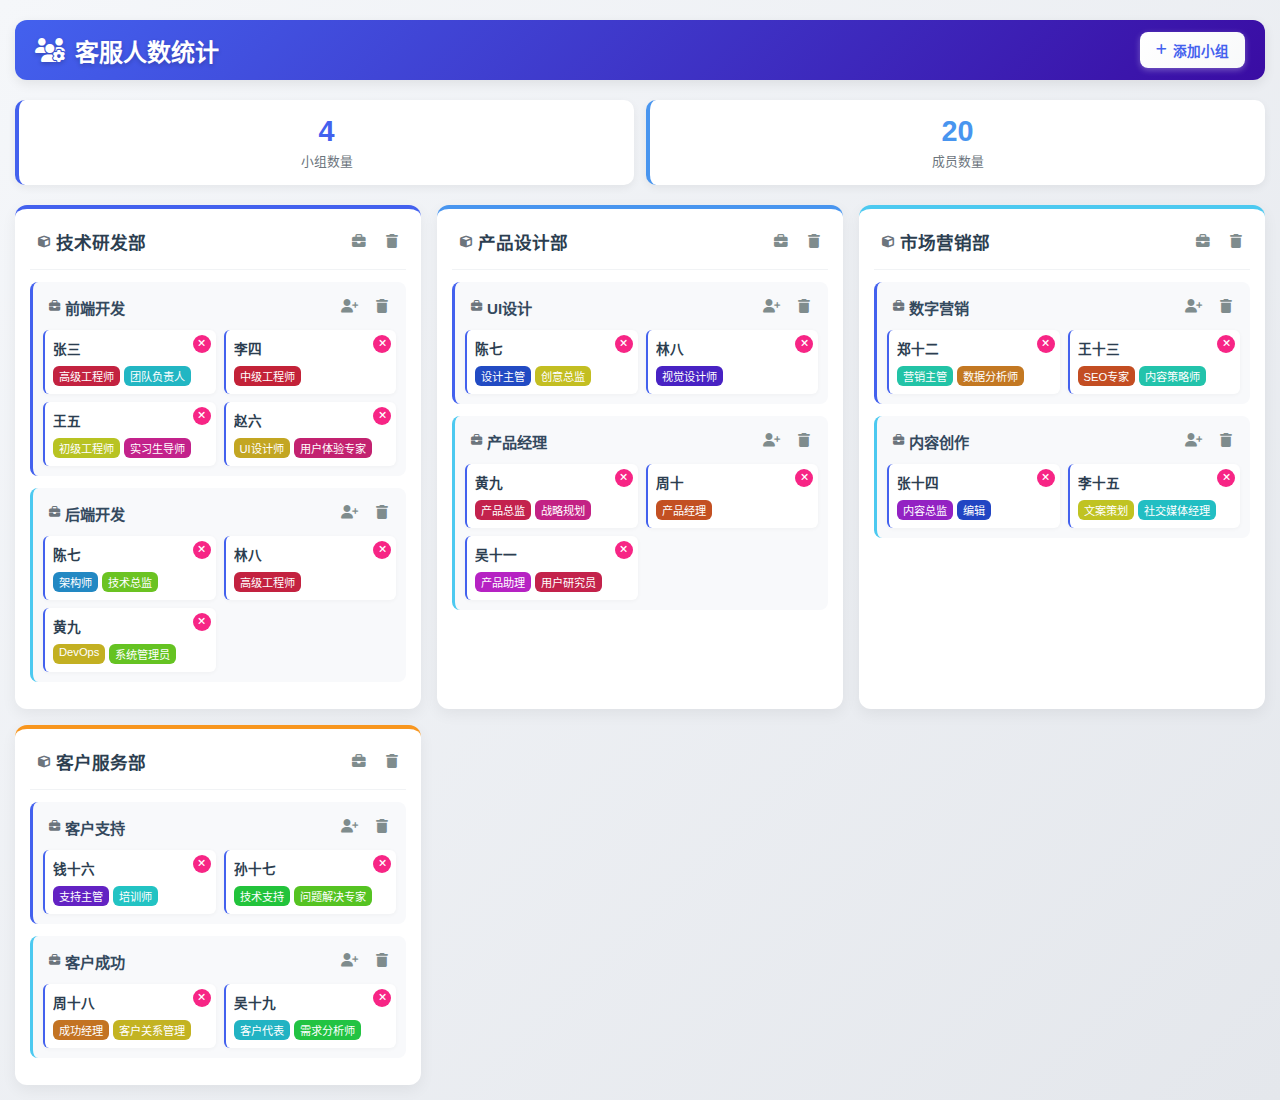
<file: staff.html>
<!DOCTYPE html>
<html lang="zh-CN">
  <head>
    <meta charset="UTF-8" />
    <meta name="viewport" content="width=device-width, initial-scale=1.0" />
    <title>客服人数统计</title>
	  <link
      rel="icon"
      href="https://raw.githubusercontent.com/mubai16888/mb/main/mb.ico"
      type="image/x-icon"
    />
    <link
      rel="icon"
      href="https://raw.githubusercontent.com/mubai16888/mb/main/mb.png"
      type="image/png"
      sizes="192x192"
    />
    <link
      rel="stylesheet"
      href="https://cdnjs.cloudflare.com/ajax/libs/font-awesome/6.4.0/css/all.min.css"
    />
    <style>
      * {
        margin: 0;
        padding: 0;
        box-sizing: border-box;
        font-family: "Segoe UI", "PingFang SC", "Microsoft YaHei", sans-serif;
      }

      :root {
        --primary: #4361ee;
        --secondary: #3f37c9;
        --success: #4cc9f0;
        --danger: #f72585;
        --warning: #f8961e;
        --info: #4895ef;
        --dark: #212529;
        --light: #f8f9fa;
        --position-color-1: #4361ee;
        --position-color-2: #4cc9f0;
        --position-color-3: #f8961e;
        --position-color-4: #f72585;
        --position-color-5: #7209b7;
        --position-color-6: #3a0ca3;
        --position-color-7: #2ec4b6;
        --position-color-8: #e71d36;
      }

      body {
        background: linear-gradient(135deg, #f5f7fa 0%, #e4e7ec 100%);
        min-height: 100vh;
        padding: 15px;
        color: #2d3436;
      }

      .container {
        max-width: 1800px;
        margin: 0 auto;
      }

      header {
        display: flex;
        justify-content: space-between;
        align-items: center;
        margin-bottom: 20px;
        margin-top: 5px;
        padding: 12px 20px;
        background: linear-gradient(135deg, #4361ee 0%, #3a0ca3 100%);
        border-radius: 12px;
        box-shadow: 0 4px 12px rgba(0, 0, 0, 0.08);
        color: white;
      }

      h1 {
        font-weight: 700;
        color: white;
        display: flex;
        align-items: center;
        gap: 10px;
        font-size: 1.5rem;
        text-shadow: 0 2px 4px rgba(0, 0, 0, 0.2);
      }

      .btn {
        background: linear-gradient(135deg, #ffffff 0%, #f8f9fa 100%);
        color: #4361ee;
        border: none;
        padding: 8px 16px;
        border-radius: 8px;
        cursor: pointer;
        font-weight: 600;
        transition: all 0.3s ease;
        display: flex;
        align-items: center;
        gap: 6px;
        font-size: 0.85rem;
        box-shadow: 0 2px 6px rgba(255, 255, 255, 0.3);
      }

      .btn:hover {
        transform: translateY(-2px);
        box-shadow: 0 4px 10px rgba(255, 255, 255, 0.4);
      }

      .btn i {
        font-size: 0.75rem;
      }

      .stats-bar {
        display: grid;
        grid-template-columns: repeat(auto-fit, minmax(200px, 1fr));
        gap: 12px;
        margin-bottom: 20px;
      }

      .stat-card {
        background: white;
        padding: 15px;
        border-radius: 10px;
        box-shadow: 0 3px 8px rgba(0, 0, 0, 0.06);
        display: flex;
        flex-direction: column;
        align-items: center;
        transition: all 0.3s ease;
        border-left: 4px solid var(--primary);
      }

      .stat-card:nth-child(2) {
        border-left-color: var(--info);
      }

      .stat-card:nth-child(3) {
        border-left-color: var(--success);
      }

      .stat-card:hover {
        transform: translateY(-3px);
        box-shadow: 0 5px 15px rgba(0, 0, 0, 0.1);
      }

      .stat-value {
        font-size: 1.8rem;
        font-weight: 800;
        margin-bottom: 3px;
        color: var(--primary);
      }

      .stat-card:nth-child(2) .stat-value {
        color: var(--info);
      }

      .stat-card:nth-child(3) .stat-value {
        color: var(--success);
      }

      .stat-label {
        font-size: 0.8rem;
        color: #6c757d;
        text-align: center;
      }

      .modules-container {
        display: grid;
        grid-template-columns: repeat(auto-fill, minmax(320px, 1fr));
        gap: 16px;
      }

      .module {
        background: white;
        border-radius: 12px;
        padding: 15px;
        box-shadow: 0 5px 15px rgba(0, 0, 0, 0.06);
        transition: transform 0.3s ease, box-shadow 0.3s ease;
        border-top: 4px solid var(--primary);
      }

      .module:nth-child(4n + 1) {
        border-top-color: var(--primary);
      }

      .module:nth-child(4n + 2) {
        border-top-color: var(--info);
      }

      .module:nth-child(4n + 3) {
        border-top-color: var(--success);
      }

      .module:nth-child(4n + 4) {
        border-top-color: var(--warning);
      }

      .module:hover {
        transform: translateY(-3px);
        box-shadow: 0 8px 20px rgba(0, 0, 0, 0.1);
      }

      .module-header {
        display: flex;
        justify-content: space-between;
        align-items: center;
        margin-bottom: 12px;
        padding-bottom: 10px;
        border-bottom: 1px solid #f1f3f5;
      }

      .module-title {
        font-size: 1.1rem;
        font-weight: 700;
        color: #2c3e50;
        cursor: pointer;
        padding: 5px 8px;
        border-radius: 5px;
        transition: all 0.2s;
        display: flex;
        align-items: center;
        gap: 6px;
      }

      .module-title:hover {
        background: #f8f9fa;
      }

      .module-title i {
        font-size: 0.75rem;
        color: #6c757d;
        transition: transform 0.3s ease;
        pointer-events: none;
      }

      .module-title.collapsed i {
        transform: rotate(-90deg);
      }

      .module-actions {
        display: flex;
        gap: 5px;
      }

      .action-btn {
        background: none;
        border: none;
        color: #7f8c8d;
        cursor: pointer;
        font-size: 0.85rem;
        transition: all 0.3s;
        padding: 5px;
        border-radius: 5px;
        display: flex;
        align-items: center;
        justify-content: center;
        width: 28px;
        height: 28px;
      }

      .action-btn:hover {
        color: var(--primary);
        background: #f8f9fa;
        transform: scale(1.05);
      }

      .positions-container {
        margin-top: 10px;
      }

      .position {
        margin-bottom: 12px;
        background: #f8f9fb;
        padding: 10px;
        border-radius: 8px;
        border-left: 3px solid var(--position-color-1);
        transition: all 0.3s ease;
      }

      .position:nth-child(8n + 1) {
        border-left-color: var(--position-color-1);
      }

      .position:nth-child(8n + 2) {
        border-left-color: var(--position-color-2);
      }

      .position:nth-child(8n + 3) {
        border-left-color: var(--position-color-3);
      }

      .position:nth-child(8n + 4) {
        border-left-color: var(--position-color-4);
      }

      .position:nth-child(8n + 5) {
        border-left-color: var(--position-color-5);
      }

      .position:nth-child(8n + 6) {
        border-left-color: var(--position-color-6);
      }

      .position:nth-child(8n + 7) {
        border-left-color: var(--position-color-7);
      }

      .position:nth-child(8n + 8) {
        border-left-color: var(--position-color-8);
      }

      .position:hover {
        transform: translateX(3px);
        box-shadow: 0 4px 10px rgba(0, 0, 0, 0.06);
      }

      .position-header {
        display: flex;
        justify-content: space-between;
        margin-bottom: 8px;
        align-items: center;
      }

      .position-title {
        font-weight: 600;
        color: #34495e;
        cursor: pointer;
        padding: 4px 6px;
        border-radius: 4px;
        transition: all 0.2s;
        display: flex;
        align-items: center;
        gap: 5px;
        font-size: 0.95rem;
      }

      .position-title:hover {
        background: #e8f4ff;
      }

      .position-title i {
        font-size: 0.7rem;
        color: #6c757d;
        transition: transform 0.3s ease;
        pointer-events: none;
      }

      .position-title.collapsed i {
        transform: rotate(-90deg);
      }

      .position-actions {
        display: flex;
        gap: 5px;
      }

      .staff-list {
        display: grid;
        grid-template-columns: repeat(auto-fill, minmax(120px, 1fr));
        gap: 8px;
        min-height: 50px;
        transition: all 0.3s ease;
      }

      .staff-member {
        display: flex;
        flex-direction: column;
        padding: 8px;
        background: white;
        border-radius: 6px;
        box-shadow: 0 1px 4px rgba(0, 0, 0, 0.04);
        transition: all 0.3s;
        position: relative;
        border-left: 2px solid var(--position-color-1);
        cursor: pointer;
      }

      .staff-member:hover {
        transform: translateY(-2px);
        box-shadow: 0 3px 8px rgba(0, 0, 0, 0.08);
        border-left: 2px solid var(--secondary);
      }

      .staff-name {
        font-weight: 600;
        font-size: 0.85rem;
        margin-bottom: 4px;
        color: #2c3e50;
        padding-right: 35px;
        white-space: nowrap;
        overflow: hidden;
        text-overflow: ellipsis;
      }

      .staff-roles {
        display: flex;
        flex-wrap: wrap;
        gap: 4px;
        margin-top: 4px;
      }

      .staff-role {
        font-size: 0.7rem;
        color: white;
        padding: 2px 6px;
        border-radius: 6px;
        display: inline-block;
        white-space: nowrap;
        overflow: hidden;
        text-overflow: ellipsis;
        max-width: 100%;
      }

      .staff-actions {
        position: absolute;
        top: 5px;
        right: 5px;
        display: flex;
        gap: 4px;
        z-index: 10;
      }

      .staff-btn {
        background: #dfe6e9;
        color: #636e72;
        border: none;
        width: 18px;
        height: 18px;
        border-radius: 50%;
        display: flex;
        align-items: center;
        justify-content: center;
        cursor: pointer;
        font-size: 0.6rem;
        transition: all 0.3s;
      }

      .staff-btn:hover {
        transform: scale(1.1);
      }

      .delete-btn {
        background: var(--danger);
        color: white;
      }

      .delete-btn:hover {
        background: #e31266;
      }

      .empty-placeholder {
        color: #adb5bd;
        text-align: center;
        padding: 10px;
        font-style: italic;
        font-size: 0.85rem;
      }

      /* 模态框样式 */
      .modal {
        display: none;
        position: fixed;
        top: 0;
        left: 0;
        width: 100%;
        height: 100%;
        background: rgba(0, 0, 0, 0.5);
        justify-content: center;
        align-items: center;
        z-index: 1000;
      }

      .modal-content {
        background: white;
        padding: 20px;
        border-radius: 12px;
        width: 90%;
        max-width: 500px;
        box-shadow: 0 15px 30px rgba(0, 0, 0, 0.15);
        animation: modalFadeIn 0.3s ease;
      }

      @keyframes modalFadeIn {
        from {
          opacity: 0;
          transform: translateY(-20px);
        }
        to {
          opacity: 1;
          transform: translateY(0);
        }
      }

      .modal-header {
        display: flex;
        justify-content: space-between;
        align-items: center;
        margin-bottom: 15px;
        padding-bottom: 10px;
        border-bottom: 1px solid #f1f3f5;
      }

      .modal-title {
        font-size: 1.2rem;
        font-weight: 700;
        color: #2c3e50;
        display: flex;
        align-items: center;
        gap: 8px;
      }

      .close-btn {
        background: none;
        border: none;
        font-size: 1.5rem;
        cursor: pointer;
        color: #7f8c8d;
        transition: color 0.3s;
        display: flex;
        align-items: center;
        justify-content: center;
      }

      .close-btn:hover {
        color: #34495e;
      }

      .form-group {
        margin-bottom: 15px;
      }

      .form-group label {
        display: block;
        margin-bottom: 6px;
        font-weight: 600;
        color: #34495e;
        font-size: 0.9rem;
      }

      .form-control {
        width: 100%;
        padding: 10px 12px;
        border: 1px solid #e0e6ed;
        border-radius: 8px;
        font-size: 0.9rem;
        transition: all 0.3s;
        background: #f8f9fa;
        -webkit-text-decoration: none !important;
        text-decoration: none !important;
      }

      /* 禁止浏览器检查不提示下划线 */
      textarea::-webkit-spelling-error,
      input::-webkit-spelling-error {
        text-decoration: none;
      }

      textarea:-moz-ui-invalid,
      input:-moz-ui-invalid {
        box-shadow: none;
      }

      .form-control:focus {
        outline: none;
        border-color: var(--primary);
        box-shadow: 0 0 0 3px rgba(67, 97, 238, 0.2);
        background: white;
      }

      textarea.form-control {
        min-height: 80px;
        resize: vertical;
      }

      .form-actions {
        display: flex;
        justify-content: flex-end;
        gap: 8px;
        margin-top: 15px;
      }

      /* 角色管理样式 */
      .roles-container {
        display: flex;
        flex-wrap: wrap;
        gap: 8px;
        margin-top: 8px;
      }

      .role-tag {
        display: flex;
        align-items: center;
        background: #e9ecef;
        padding: 4px 8px;
        border-radius: 16px;
        font-size: 0.8rem;
        gap: 4px;
      }

      .role-tag span {
        max-width: 120px;
        overflow: hidden;
        text-overflow: ellipsis;
        white-space: nowrap;
      }

      .role-remove {
        background: none;
        border: none;
        cursor: pointer;
        color: #6c757d;
        font-size: 0.7rem;
        display: flex;
        align-items: center;
        justify-content: center;
        width: 16px;
        height: 16px;
        border-radius: 50%;
      }

      .role-remove:hover {
        background: #dee2e6;
        color: #dc3545;
      }

      .role-input-group {
        display: flex;
        gap: 8px;
        margin-top: 8px;
      }

      .role-input {
        flex: 1;
      }

      .add-role-btn {
        background: var(--primary);
        color: white;
        border: none;
        border-radius: 6px;
        padding: 0 12px;
        cursor: pointer;
        transition: all 0.3s;
      }

      .add-role-btn:hover {
        background: var(--secondary);
      }

      /* 成员详情模态框 */
      .staff-details-modal .modal-content {
        max-width: 500px;
      }

      .staff-details {
        padding: 15px 0;
      }

      .staff-detail-item {
        margin-bottom: 15px;
        display: flex;
        flex-direction: column;
      }

      .staff-detail-label {
        font-weight: 600;
        color: #34495e;
        margin-bottom: 5px;
        font-size: 0.9rem;
      }

      .staff-detail-value {
        color: #2c3e50;
        padding: 10px 12px;
        background: #f8f9fa;
        border-radius: 6px;
        min-height: 42px;
        display: flex;
        align-items: center;
        flex-wrap: wrap;
        gap: 6px;
      }

      .staff-detail-value.editable {
        background: white;
        border: 1px solid #e0e6ed;
        cursor: text;
      }

      /* 高亮样式 */
      .highlight {
        animation: highlight 2s ease;
      }

      @keyframes highlight {
        0% {
          background-color: rgba(255, 255, 0, 0.3);
        }
        100% {
          background-color: transparent;
        }
      }

      /* 折叠状态 */
      .positions-container.collapsed {
        display: none;
      }

      .staff-list.collapsed {
        display: none;
      }

      @media (max-width: 1200px) {
        .modules-container {
          grid-template-columns: repeat(auto-fill, minmax(300px, 1fr));
        }
      }

      @media (max-width: 768px) {
        header {
          flex-direction: column;
          align-items: flex-start;
          gap: 10px;
        }

        .stats-bar {
          grid-template-columns: 1fr;
          gap: 10px;
        }

        .staff-list {
          grid-template-columns: repeat(auto-fill, minmax(100px, 1fr));
        }

        .module {
          padding: 12px;
        }

        .role-input-group {
          flex-direction: column;
        }

        .add-role-btn {
          width: 100%;
          padding: 8px;
        }
      }

      @media (max-width: 480px) {
        .modules-container {
          grid-template-columns: 1fr;
        }

        .staff-list {
          grid-template-columns: repeat(2, 1fr);
        }

        body {
          padding: 10px;
        }
      }
    </style>
  </head>
  <body>
    <div class="container">
      <header>
        <h1><i class="fas fa-users-cog"></i> 客服人数统计</h1>
        <button class="btn" id="add-module-btn">
          <i class="fas fa-plus"></i> 添加小组
        </button>
      </header>

      <div class="stats-bar">
        <div class="stat-card">
          <div class="stat-value">4</div>
          <div class="stat-label">小组数量</div>
        </div>

        <!-- <div class="stat-card"> 
          <div class="stat-value">8</div>
          <div class="stat-label">岗位数量</div>
        </div>
        -->
        <div class="stat-card">
          <div class="stat-value">16</div>
          <div class="stat-label">成员数量</div>
        </div>
      </div>

      <div class="modules-container" id="modules-container">
        <!-- 模块将通过JS动态添加 -->
      </div>
    </div>

    <!-- 添加模块模态框 -->
    <div class="modal" id="module-modal">
      <div class="modal-content">
        <div class="modal-header">
          <h2 class="modal-title"><i class="fas fa-cube"></i> 添加小组</h2>
          <button class="close-btn">&times;</button>
        </div>
        <div class="form-group">
          <label for="module-name">小组名称</label>
          <input
            type="text"
            id="module-name"
            class="form-control"
            placeholder="输入小组称"
          />
        </div>
        <div class="form-actions">
          <button class="btn" id="save-module">保存小组模块</button>
        </div>
      </div>
    </div>

    <!-- 添加岗位模态框 -->
    <div class="modal" id="position-modal">
      <div class="modal-content">
        <div class="modal-header">
          <h2 class="modal-title">
            <i class="fas fa-briefcase"></i> 添加新岗位
          </h2>
          <button class="close-btn">&times;</button>
        </div>
        <div class="form-group">
          <label for="position-name">岗位名称</label>
          <input
            type="text"
            id="position-name"
            class="form-control"
            placeholder="输入岗位名称"
          />
        </div>
        <div class="form-actions">
          <button class="btn" id="save-position">保存岗位</button>
        </div>
      </div>
    </div>

    <!-- 添加人员模态框 -->
    <div class="modal" id="staff-modal">
      <div class="modal-content">
        <div class="modal-header">
          <h2 class="modal-title">
            <i class="fas fa-user-plus"></i>
            <span id="staff-modal-title">添加新成员</span>
          </h2>
          <button class="close-btn">&times;</button>
        </div>
        <div class="form-group">
          <label for="staff-name">成员姓名</label>
          <input
            type="text"
            id="staff-name"
            class="form-control"
            placeholder="输入成员姓名"
          />
        </div>
        <div class="form-group">
          <label>成员角色</label>
          <div class="roles-container" id="roles-container">
            <!-- 角色标签将在这里动态生成 -->
          </div>
          <div class="role-input-group">
            <input
              type="text"
              id="role-input"
              class="form-control role-input"
              placeholder="输入角色名称"
            />
            <button class="add-role-btn" id="add-role-btn">
              <i class="fas fa-plus"></i>
            </button>
          </div>
        </div>
        <div class="form-group">
          <label for="staff-notes">备注</label>
          <textarea
            id="staff-notes"
            class="form-control"
            placeholder="输入备注信息"
            rows="3"
            spellcheck="false"
          ></textarea>
        </div>
        <div class="form-actions">
          <button class="btn" id="save-staff">保存成员</button>
        </div>
      </div>
    </div>

    <!-- 成员详情模态框 - 修改为表单形式 -->
    <div class="modal staff-details-modal" id="staff-details-modal">
      <div class="modal-content">
        <div class="modal-header">
          <h2 class="modal-title">
            <i class="fas fa-user"></i>
            <span id="staff-details-title">成员详情</span>
          </h2>
          <button class="close-btn">&times;</button>
        </div>
        <div class="staff-details">
          <div class="form-group">
            <label for="detail-name">姓名</label>
            <input
              type="text"
              id="detail-name"
              class="form-control"
              placeholder="输入成员姓名"
            />
          </div>
          <div class="form-group">
            <label>角色</label>
            <div class="roles-container" id="detail-roles-container">
              <!-- 角色标签将在这里动态生成 -->
            </div>
            <div class="role-input-group">
              <input
                type="text"
                id="detail-role-input"
                class="form-control role-input"
                placeholder="输入角色名称"
              />
              <button class="add-role-btn" id="detail-add-role-btn">
                <i class="fas fa-plus"></i>
              </button>
            </div>
          </div>
          <div class="form-group">
            <label for="detail-notes">备注</label>
            <textarea
              id="detail-notes"
              class="form-control"
              placeholder="输入备注信息"
              rows="3"
            ></textarea>
          </div>
        </div>
        <div class="form-actions">
          <button class="btn" id="save-details">
            <i class="fas fa-save"></i> 保存
          </button>
          <button class="btn" id="close-details">关闭</button>
        </div>
      </div>
    </div>

    <!-- 确认弹窗 -->
    <div class="modal" id="confirm-modal">
      <div class="modal-content">
        <div class="modal-header">
          <h2 class="modal-title">
            <i class="fas fa-exclamation-circle"></i> 确认操作
          </h2>
          <button class="close-btn">&times;</button>
        </div>
        <div class="form-group">
          <p id="confirm-text">确定要执行此操作吗？</p>
        </div>
        <div class="form-actions">
          <button class="btn" id="confirm-cancel">取消</button>
          <button
            class="btn"
            id="confirm-ok"
            style="
              background: linear-gradient(135deg, #f72585 0%, #b5179e 100%);
            "
          >
            确定
          </button>
        </div>
      </div>
    </div>

    <!-- 提示弹窗 -->
    <div class="modal" id="alert-modal">
      <div class="modal-content">
        <div class="modal-header">
          <h2 class="modal-title"><i class="fas fa-check-circle"></i> 提示</h2>
          <button class="close-btn">&times;</button>
        </div>
        <div class="form-group">
          <p id="alert-text">操作成功完成！</p>
        </div>
        <div class="form-actions">
          <button class="btn" id="alert-ok">确定</button>
        </div>
      </div>
    </div>

    <!-- 输入弹窗 -->
    <div class="modal" id="input-modal">
      <div class="modal-content">
        <div class="modal-header">
          <h2 class="modal-title" id="input-title">
            <i class="fas fa-edit"></i> 请输入
          </h2>
          <button class="close-btn">&times;</button>
        </div>
        <div class="form-group">
          <input
            type="text"
            id="input-value"
            class="form-control"
            placeholder="请输入"
          />
        </div>
        <div class="form-actions">
          <button class="btn" id="input-save">保存</button>
        </div>
      </div>
    </div>

    <script>
      // 示例数据
      const sampleData = [
        {
          id: 1,
          name: "技术研发部",
          positions: [
            {
              id: 101,
              name: "前端开发",
              staff: [
                {
                  id: 1001,
                  name: "张三",
                  roles: ["高级工程师", "团队负责人"],
                  notes: "负责前端架构设计和核心模块开发",
                },
                {
                  id: 1002,
                  name: "李四",
                  roles: ["中级工程师"],
                  notes: "负责业务模块开发和维护",
                },
                {
                  id: 1003,
                  name: "王五",
                  roles: ["初级工程师", "实习生导师"],
                  notes: "协助开发和学习成长",
                },
                {
                  id: 1004,
                  name: "赵六",
                  roles: ["UI设计师", "用户体验专家"],
                  notes: "负责界面设计和用户体验优化",
                },
              ],
            },
            {
              id: 102,
              name: "后端开发",
              staff: [
                {
                  id: 1005,
                  name: "陈七",
                  roles: ["架构师", "技术总监"],
                  notes: "系统架构设计和性能优化",
                },
                {
                  id: 1006,
                  name: "林八",
                  roles: ["高级工程师"],
                  notes: "核心业务逻辑开发",
                },
                {
                  id: 1007,
                  name: "黄九",
                  roles: ["DevOps", "系统管理员"],
                  notes: "负责CI/CD和运维工作",
                },
              ],
            },
          ],
        },
        {
          id: 2,
          name: "产品设计部",
          positions: [
            {
              id: 201,
              name: "UI设计",
              staff: [
                {
                  id: 2001,
                  name: "陈七",
                  roles: ["设计主管", "创意总监"],
                  notes: "设计团队管理和设计规范制定",
                },
                {
                  id: 2002,
                  name: "林八",
                  roles: ["视觉设计师"],
                  notes: "负责产品视觉设计和品牌形象",
                },
              ],
            },
            {
              id: 202,
              name: "产品经理",
              staff: [
                {
                  id: 2003,
                  name: "黄九",
                  roles: ["产品总监", "战略规划"],
                  notes: "产品战略规划和团队管理",
                },
                {
                  id: 2004,
                  name: "周十",
                  roles: ["产品经理"],
                  notes: "需求分析和产品设计",
                },
                {
                  id: 2005,
                  name: "吴十一",
                  roles: ["产品助理", "用户研究员"],
                  notes: "协助产品经理完成日常工作",
                },
              ],
            },
          ],
        },
        {
          id: 3,
          name: "市场营销部",
          positions: [
            {
              id: 301,
              name: "数字营销",
              staff: [
                {
                  id: 3001,
                  name: "郑十二",
                  roles: ["营销主管", "数据分析师"],
                  notes: "数字营销策略制定和执行",
                },
                {
                  id: 3002,
                  name: "王十三",
                  roles: ["SEO专家", "内容策略师"],
                  notes: "搜索引擎优化和流量增长",
                },
              ],
            },
            {
              id: 302,
              name: "内容创作",
              staff: [
                {
                  id: 3003,
                  name: "张十四",
                  roles: ["内容总监", "编辑"],
                  notes: "内容策略和团队管理",
                },
                {
                  id: 3004,
                  name: "李十五",
                  roles: ["文案策划", "社交媒体经理"],
                  notes: "内容创作和文案撰写",
                },
              ],
            },
          ],
        },
        {
          id: 4,
          name: "客户服务部",
          positions: [
            {
              id: 401,
              name: "客户支持",
              staff: [
                {
                  id: 4001,
                  name: "钱十六",
                  roles: ["支持主管", "培训师"],
                  notes: "客户支持团队管理和培训",
                },
                {
                  id: 4002,
                  name: "孙十七",
                  roles: ["技术支持", "问题解决专家"],
                  notes: "解决客户技术问题和提供支持",
                },
              ],
            },
            {
              id: 402,
              name: "客户成功",
              staff: [
                {
                  id: 4003,
                  name: "周十八",
                  roles: ["成功经理", "客户关系管理"],
                  notes: "客户关系维护和满意度提升",
                },
                {
                  id: 4004,
                  name: "吴十九",
                  roles: ["客户代表", "需求分析师"],
                  notes: "日常客户沟通和需求收集",
                },
              ],
            },
          ],
        },
      ];

      let modules =
        JSON.parse(localStorage.getItem("teamModules")) || sampleData;
      let currentModuleId = null;
      let currentPositionId = null;
      let currentStaffId = null;
      let confirmCallback = null;
      let inputCallback = null;
      let isEditingStaff = false;
      let isEditingDetails = false;
      let currentRoles = [];
      let detailRoles = [];

      // 初始化应用
      function initApp() {
        renderModules();
        setupEventListeners();
        updateStats();
      }

      // 生成角色颜色
      function generateRoleColor(role) {
        // 使用简单的哈希函数为角色生成一致的颜色
        let hash = 0;
        for (let i = 0; i < role.length; i++) {
          hash = role.charCodeAt(i) + ((hash << 5) - hash);
        }

        // 使用HSL颜色模型，固定饱和度和亮度，只变化色相
        const h = Math.abs(hash) % 360;
        return `hsl(${h}, 70%, 45%)`;
      }

      // 显示确认弹窗
      function showConfirm(message, callback) {
        document.getElementById("confirm-text").textContent = message;
        confirmCallback = callback;
        document.getElementById("confirm-modal").style.display = "flex";
      }

      // 显示提示弹窗
      function showAlert(message) {
        document.getElementById("alert-text").textContent = message;
        document.getElementById("alert-modal").style.display = "flex";
      }

      // 显示输入弹窗
      function showInput(title, defaultValue, callback) {
        document.getElementById(
          "input-title"
        ).innerHTML = `<i class="fas fa-edit"></i> ${title}`;
        document.getElementById("input-value").value = defaultValue || "";
        inputCallback = callback;
        document.getElementById("input-modal").style.display = "flex";
      }

      // 更新统计信息
      function updateStats() {
        let moduleCount = modules.length;
        let positionCount = 0;
        let staffCount = 0;

        modules.forEach((module) => {
          positionCount += module.positions.length;
          module.positions.forEach((position) => {
            staffCount += position.staff.length;
          });
        });

        document.querySelectorAll(".stat-value")[0].textContent = moduleCount;
        // document.querySelectorAll(".stat-value")[1].textContent = positionCount;
        document.querySelectorAll(".stat-value")[1].textContent = staffCount;
      }

      // 渲染所有模块
      function renderModules() {
        const modulesContainer = document.getElementById("modules-container");
        modulesContainer.innerHTML = "";

        modules.forEach((module) => {
          const moduleEl = document.createElement("div");
          moduleEl.className = "module";
          moduleEl.setAttribute("data-module-id", module.id);

          let positionsHTML = "";
          module.positions.forEach((position) => {
            let staffHTML = "";

            if (position.staff.length === 0) {
              staffHTML = `<div class="empty-placeholder">点击添加成员</div>`;
            } else {
              position.staff.forEach((person) => {
                let rolesHTML = "";
                if (person.roles && person.roles.length > 0) {
                  person.roles.forEach((role) => {
                    const color = generateRoleColor(role);
                    rolesHTML += `<span class="staff-role" style="background-color: ${color}">${role}</span>`;
                  });
                }

                staffHTML += `
                                <div class="staff-member" data-staff-id="${person.id}">
                                    <div class="staff-name">${person.name}</div>
                                    <div class="staff-roles">${rolesHTML}</div>
                                    <div class="staff-actions">
                                        <button class="staff-btn delete-btn delete-staff" title="删除成员">
                                            <i class="fas fa-times"></i>
                                        </button>
                                    </div>
                                </div>
                            `;
              });
            }

            positionsHTML += `
                        <div class="position" data-position-id="${position.id}">
                            <div class="position-header">
                                <span class="position-title"><i class="fas fa-briefcase"></i> ${position.name}</span>
                                <div class="position-actions">
                                    <button class="action-btn add-staff" title="添加成员">
                                        <i class="fas fa-user-plus"></i>
                                    </button>
                                    <button class="action-btn delete-position" title="删除岗位">
                                        <i class="fas fa-trash"></i>
                                    </button>
                                </div>
                            </div>
                            <div class="staff-list">
                                ${staffHTML}
                            </div>
                        </div>
                    `;
          });

          moduleEl.innerHTML = `
                    <div class="module-header">
                        <span class="module-title"><i class="fas fa-cube"></i> ${module.name}</span>
                        <div class="module-actions">
                            <button class="action-btn add-position" title="添加岗位">
                                <i class="fas fa-briefcase"></i>
                            </button>
                            <button class="action-btn delete-module" title="删除模块">
                                <i class="fas fa-trash"></i>
                            </button>
                        </div>
                    </div>
                    <div class="positions-container">
                        ${positionsHTML}
                    </div>
                `;

          modulesContainer.appendChild(moduleEl);
        });

        // 重新绑定事件
        bindModuleEvents();
      }

      // 设置事件监听器
      function setupEventListeners() {
        // 添加模块按钮
        document
          .getElementById("add-module-btn")
          .addEventListener("click", () => {
            openModal("module-modal");
          });

        // 关闭模态框按钮
        document.querySelectorAll(".close-btn").forEach((btn) => {
          btn.addEventListener("click", () => {
            closeAllModals();
          });
        });

        // 保存模块
        document
          .getElementById("save-module")
          .addEventListener("click", addNewModule);

        // 保存岗位
        document
          .getElementById("save-position")
          .addEventListener("click", addNewPosition);

        // 保存成员
        document
          .getElementById("save-staff")
          .addEventListener("click", saveStaff);

        // 添加角色按钮
        document
          .getElementById("add-role-btn")
          .addEventListener("click", addRole);

        // 详情页添加角色按钮
        document
          .getElementById("detail-add-role-btn")
          .addEventListener("click", addDetailRole);

        // 回车键添加角色
        document
          .getElementById("role-input")
          .addEventListener("keypress", (e) => {
            if (e.key === "Enter") {
              addRole();
            }
          });

        // 详情页回车键添加角色
        document
          .getElementById("detail-role-input")
          .addEventListener("keypress", (e) => {
            if (e.key === "Enter") {
              addDetailRole();
            }
          });

        // 确认弹窗按钮
        document.getElementById("confirm-ok").addEventListener("click", () => {
          if (confirmCallback) confirmCallback(true);
          document.getElementById("confirm-modal").style.display = "none";
        });

        document
          .getElementById("confirm-cancel")
          .addEventListener("click", () => {
            if (confirmCallback) confirmCallback(false);
            document.getElementById("confirm-modal").style.display = "none";
          });

        // 提示弹窗按钮
        document.getElementById("alert-ok").addEventListener("click", () => {
          document.getElementById("alert-modal").style.display = "none";
        });

        // 输入弹窗按钮
        document.getElementById("input-save").addEventListener("click", () => {
          const value = document.getElementById("input-value").value.trim();
          if (value && inputCallback) {
            inputCallback(value);
            document.getElementById("input-modal").style.display = "none";
          }
        });

        // 保存成员详情
        document
          .getElementById("save-details")
          .addEventListener("click", saveStaffDetails);

        // 关闭成员详情弹窗
        document
          .getElementById("close-details")
          .addEventListener("click", () => {
            document.getElementById("staff-details-modal").style.display =
              "none";
          });

        // 点击模态框外部关闭
        /*
        window.addEventListener("click", (e) => {
          if (e.target.classList.contains("modal")) {
            closeAllModals();
          }
        });
        */
      }

      // 添加角色
      function addRole() {
        const roleInput = document.getElementById("role-input");
        const role = roleInput.value.trim();

        if (role && !currentRoles.includes(role)) {
          currentRoles.push(role);
          renderRoles();
          roleInput.value = "";
        }
      }

      // 添加详情页角色
      function addDetailRole() {
        const roleInput = document.getElementById("detail-role-input");
        const role = roleInput.value.trim();

        if (role && !detailRoles.includes(role)) {
          detailRoles.push(role);
          renderDetailRoles();
          roleInput.value = "";
        }
      }

      // 移除角色
      function removeRole(role) {
        currentRoles = currentRoles.filter((r) => r !== role);
        renderRoles();
      }

      // 移除详情页角色
      function removeDetailRole(role) {
        detailRoles = detailRoles.filter((r) => r !== role);
        renderDetailRoles();
      }

      // 渲染角色标签
      function renderRoles() {
        const rolesContainer = document.getElementById("roles-container");
        rolesContainer.innerHTML = "";

        currentRoles.forEach((role) => {
          const color = generateRoleColor(role);
          const roleEl = document.createElement("div");
          roleEl.className = "role-tag";
          roleEl.innerHTML = `
            <span>${role}</span>
            <button class="role-remove" data-role="${role}">
              <i class="fas fa-times"></i>
            </button>
          `;
          roleEl.style.backgroundColor = color;
          rolesContainer.appendChild(roleEl);
        });

        // 绑定移除事件
        document.querySelectorAll(".role-remove").forEach((btn) => {
          btn.addEventListener("click", (e) => {
            const role = e.target.closest(".role-remove").dataset.role;
            removeRole(role);
          });
        });
      }

      // 渲染详情页角色标签
      function renderDetailRoles() {
        const rolesContainer = document.getElementById(
          "detail-roles-container"
        );
        rolesContainer.innerHTML = "";

        detailRoles.forEach((role) => {
          const color = generateRoleColor(role);
          const roleEl = document.createElement("div");
          roleEl.className = "role-tag";
          roleEl.innerHTML = `
            <span>${role}</span>
            <button class="role-remove" data-role="${role}">
              <i class="fas fa-times"></i>
            </button>
          `;
          roleEl.style.backgroundColor = color;
          rolesContainer.appendChild(roleEl);
        });

        // 绑定移除事件
        document
          .querySelectorAll("#detail-roles-container .role-remove")
          .forEach((btn) => {
            btn.addEventListener("click", (e) => {
              const role = e.target.closest(".role-remove").dataset.role;
              removeDetailRole(role);
            });
          });
      }

      // 绑定模块内的事件
      function bindModuleEvents() {
        // 模块折叠/展开
        document.querySelectorAll(".module-title").forEach((el) => {
          el.addEventListener("click", (e) => {
            const positionsContainer = e.target
              .closest(".module")
              .querySelector(".positions-container");
            positionsContainer.classList.toggle("collapsed");
            e.target.classList.toggle("collapsed");
          });
        });

        // 岗位折叠/展开
        document.querySelectorAll(".position-title").forEach((el) => {
          el.addEventListener("click", (e) => {
            const staffList = e.target
              .closest(".position")
              .querySelector(".staff-list");
            staffList.classList.toggle("collapsed");
            e.target.classList.toggle("collapsed");
          });
        });

        // 模块重命名
        document.querySelectorAll(".module-title").forEach((el) => {
          el.addEventListener("dblclick", (e) => {
            const moduleId = e.target.closest(".module").dataset.moduleId;
            const module = modules.find((m) => m.id == moduleId);
            showInput("修改模块名称", module.name, (newName) => {
              renameModule(moduleId, newName);
            });
          });
        });

        // 删除模块
        document.querySelectorAll(".delete-module").forEach((btn) => {
          btn.addEventListener("click", (e) => {
            const moduleId = e.target.closest(".module").dataset.moduleId;
            const module = modules.find((m) => m.id == moduleId);
            showConfirm(
              `确定要删除模块 "${module.name}" 吗？此操作将删除该模块下的所有岗位和成员。`,
              (confirmed) => {
                if (confirmed) deleteModule(moduleId);
              }
            );
          });
        });

        // 添加岗位
        document.querySelectorAll(".add-position").forEach((btn) => {
          btn.addEventListener("click", (e) => {
            const moduleId = e.target.closest(".module").dataset.moduleId;
            currentModuleId = moduleId;
            openModal("position-modal");
          });
        });

        // 岗位重命名
        document.querySelectorAll(".position-title").forEach((el) => {
          el.addEventListener("dblclick", (e) => {
            const positionId = e.target.closest(".position").dataset.positionId;
            const moduleId = e.target.closest(".module").dataset.moduleId;
            const module = modules.find((m) => m.id == moduleId);
            const position = module.positions.find((p) => p.id == positionId);
            showInput("修改岗位名称", position.name, (newName) => {
              renamePosition(moduleId, positionId, newName);
            });
          });
        });

        // 删除岗位
        document.querySelectorAll(".delete-position").forEach((btn) => {
          btn.addEventListener("click", (e) => {
            const positionId = e.target.closest(".position").dataset.positionId;
            const moduleId = e.target.closest(".module").dataset.moduleId;
            const module = modules.find((m) => m.id == moduleId);
            const position = module.positions.find((p) => p.id == positionId);
            showConfirm(
              `确定要删除岗位 "${position.name}" 吗？此操作将删除该岗位下的所有成员。`,
              (confirmed) => {
                if (confirmed) deletePosition(moduleId, positionId);
              }
            );
          });
        });

        // 添加成员（通过岗位上的按钮）
        document.querySelectorAll(".add-staff").forEach((btn) => {
          btn.addEventListener("click", (e) => {
            const positionId = e.target.closest(".position").dataset.positionId;
            const moduleId = e.target.closest(".module").dataset.moduleId;
            currentModuleId = moduleId;
            currentPositionId = positionId;
            currentStaffId = null;
            isEditingStaff = false;
            currentRoles = [];

            document.getElementById("staff-modal-title").textContent =
              "添加新成员";
            document.getElementById("staff-name").value = "";
            document.getElementById("staff-notes").value = "";
            renderRoles();

            openModal("staff-modal");
          });
        });

        // 点击显示成员详情
        document.querySelectorAll(".staff-member").forEach((member) => {
          member.addEventListener("click", (e) => {
            // 防止点击删除按钮时触发
            if (e.target.closest(".delete-staff")) return;

            const staffId = e.target.closest(".staff-member").dataset.staffId;
            const positionId = e.target.closest(".position").dataset.positionId;
            const moduleId = e.target.closest(".module").dataset.moduleId;

            const module = modules.find((m) => m.id == moduleId);
            const position = module.positions.find((p) => p.id == positionId);
            const staff = position.staff.find((s) => s.id == staffId);

            // 保存当前上下文
            currentModuleId = moduleId;
            currentPositionId = positionId;
            currentStaffId = staffId;

            // 显示成员详情
            showStaffDetails(staff);
          });
        });

        // 删除成员
        document.querySelectorAll(".delete-staff").forEach((btn) => {
          btn.addEventListener("click", (e) => {
            const staffId = e.target.closest(".staff-member").dataset.staffId;
            const positionId = e.target.closest(".position").dataset.positionId;
            const moduleId = e.target.closest(".module").dataset.moduleId;
            const module = modules.find((m) => m.id == moduleId);
            const position = module.positions.find((p) => p.id == positionId);
            const staff = position.staff.find((s) => s.id == staffId);
            showConfirm(`确定要删除成员 "${staff.name}" 吗？`, (confirmed) => {
              if (confirmed) deleteStaff(moduleId, positionId, staffId);
            });
          });
        });
      }

      // 显示成员详情
      function showStaffDetails(staff) {
        document.getElementById("staff-details-title").textContent = staff.name;
        document.getElementById("detail-name").value = staff.name;
        document.getElementById("detail-notes").value = staff.notes || "";

        // 设置角色
        detailRoles = [...(staff.roles || [])];
        renderDetailRoles();

        document.getElementById("staff-details-modal").style.display = "flex";
      }

      // 打开模态框
      function openModal(modalId) {
        document.getElementById(modalId).style.display = "flex";
      }

      // 关闭所有模态框
      function closeAllModals() {
        document.querySelectorAll(".modal").forEach((modal) => {
          modal.style.display = "none";
        });

        // 清空输入框
        document.getElementById("module-name").value = "";
        document.getElementById("position-name").value = "";
        document.getElementById("staff-name").value = "";
        document.getElementById("role-input").value = "";
        document.getElementById("staff-notes").value = "";
        document.getElementById("detail-role-input").value = "";

        currentModuleId = null;
        currentPositionId = null;
        currentStaffId = null;
        isEditingStaff = false;
        currentRoles = [];
        detailRoles = [];
      }

      // 添加新模块
      function addNewModule() {
        const name = document.getElementById("module-name").value.trim();
        if (!name) return;

        const newModule = {
          id: Date.now(),
          name: name,
          positions: [],
        };

        modules.push(newModule);
        saveToLocalStorage();
        renderModules();
        updateStats();
        closeAllModals();
        showAlert(`模块 "${name}" 添加成功！`);
      }

      // 重命名模块
      function renameModule(moduleId, newName) {
        if (!newName) return;

        const module = modules.find((m) => m.id == moduleId);
        if (!module) return;

        const oldName = module.name;
        module.name = newName.trim();
        saveToLocalStorage();
        renderModules();
        showAlert(`模块名称已从 "${oldName}" 修改为 "${newName}"`);
      }

      // 删除模块
      function deleteModule(moduleId) {
        const module = modules.find((m) => m.id == moduleId);
        if (!module) return;

        modules = modules.filter((m) => m.id != moduleId);
        saveToLocalStorage();
        renderModules();
        updateStats();
        showAlert(`模块 "${module.name}" 已删除`);
      }

      // 添加新岗位
      function addNewPosition() {
        const name = document.getElementById("position-name").value.trim();
        if (!name || !currentModuleId) return;

        const module = modules.find((m) => m.id == currentModuleId);
        if (!module) return;

        const newPosition = {
          id: Date.now(),
          name: name,
          staff: [],
        };

        module.positions.push(newPosition);
        saveToLocalStorage();
        renderModules();
        updateStats();
        closeAllModals();
        showAlert(`岗位 "${name}" 添加成功！`);
      }

      // 重命名岗位
      function renamePosition(moduleId, positionId, newName) {
        if (!newName) return;

        const module = modules.find((m) => m.id == moduleId);
        if (!module) return;

        const position = module.positions.find((p) => p.id == positionId);
        if (!position) return;

        const oldName = position.name;
        position.name = newName.trim();
        saveToLocalStorage();
        renderModules();
        showAlert(`岗位名称已从 "${oldName}" 修改为 "${newName}"`);
      }

      // 删除岗位
      function deletePosition(moduleId, positionId) {
        const module = modules.find((m) => m.id == moduleId);
        if (!module) return;

        const position = module.positions.find((p) => p.id == positionId);
        if (!position) return;

        module.positions = module.positions.filter((p) => p.id != positionId);
        saveToLocalStorage();
        renderModules();
        updateStats();
        showAlert(`岗位 "${position.name}" 已删除`);
      }

      // 保存成员（添加或编辑）
      function saveStaff() {
        const name = document.getElementById("staff-name").value.trim();
        const notes = document.getElementById("staff-notes").value.trim();

        if (!name || !currentModuleId || !currentPositionId) return;

        const module = modules.find((m) => m.id == currentModuleId);
        if (!module) return;

        const position = module.positions.find(
          (p) => p.id == currentPositionId
        );
        if (!position) return;

        if (isEditingStaff && currentStaffId) {
          // 编辑现有成员
          const staff = position.staff.find((s) => s.id == currentStaffId);
          if (!staff) return;

          const oldName = staff.name;
          staff.name = name;
          staff.roles = [...currentRoles];
          staff.notes = notes;

          saveToLocalStorage();
          renderModules();
          closeAllModals();
          showAlert(`成员 "${oldName}" 的信息已更新`);
        } else {
          // 添加新成员
          const newStaff = {
            id: Date.now(),
            name: name,
            roles: [...currentRoles],
            notes: notes,
          };

          position.staff.push(newStaff);
          saveToLocalStorage();
          renderModules();
          updateStats();
          closeAllModals();
          showAlert(`成员 "${name}" 添加成功！`);
        }
      }

      // 保存成员详情
      function saveStaffDetails() {
        const name = document.getElementById("detail-name").value.trim();
        const notes = document.getElementById("detail-notes").value.trim();

        if (!name || !currentModuleId || !currentPositionId || !currentStaffId)
          return;

        const module = modules.find((m) => m.id == currentModuleId);
        if (!module) return;

        const position = module.positions.find(
          (p) => p.id == currentPositionId
        );
        if (!position) return;

        const staff = position.staff.find((s) => s.id == currentStaffId);
        if (!staff) return;

        const oldName = staff.name;
        staff.name = name;
        staff.roles = [...detailRoles];
        staff.notes = notes;

        saveToLocalStorage();
        renderModules();
        closeAllModals();
        showAlert(`成员 "${oldName}" 的信息已更新`);
      }

      // 删除成员
      function deleteStaff(moduleId, positionId, staffId) {
        const module = modules.find((m) => m.id == moduleId);
        if (!module) return;

        const position = module.positions.find((p) => p.id == positionId);
        if (!position) return;

        const staff = position.staff.find((s) => s.id == staffId);
        if (!staff) return;

        position.staff = position.staff.filter((s) => s.id != staffId);
        saveToLocalStorage();
        renderModules();
        updateStats();
        showAlert(`成员 "${staff.name}" 已删除`);
      }

      // 保存到本地存储
      function saveToLocalStorage() {
        localStorage.setItem("teamModules", JSON.stringify(modules));
      }

      // 初始化应用
      document.addEventListener("DOMContentLoaded", initApp);
    </script>
  </body>
</html>
</file>
